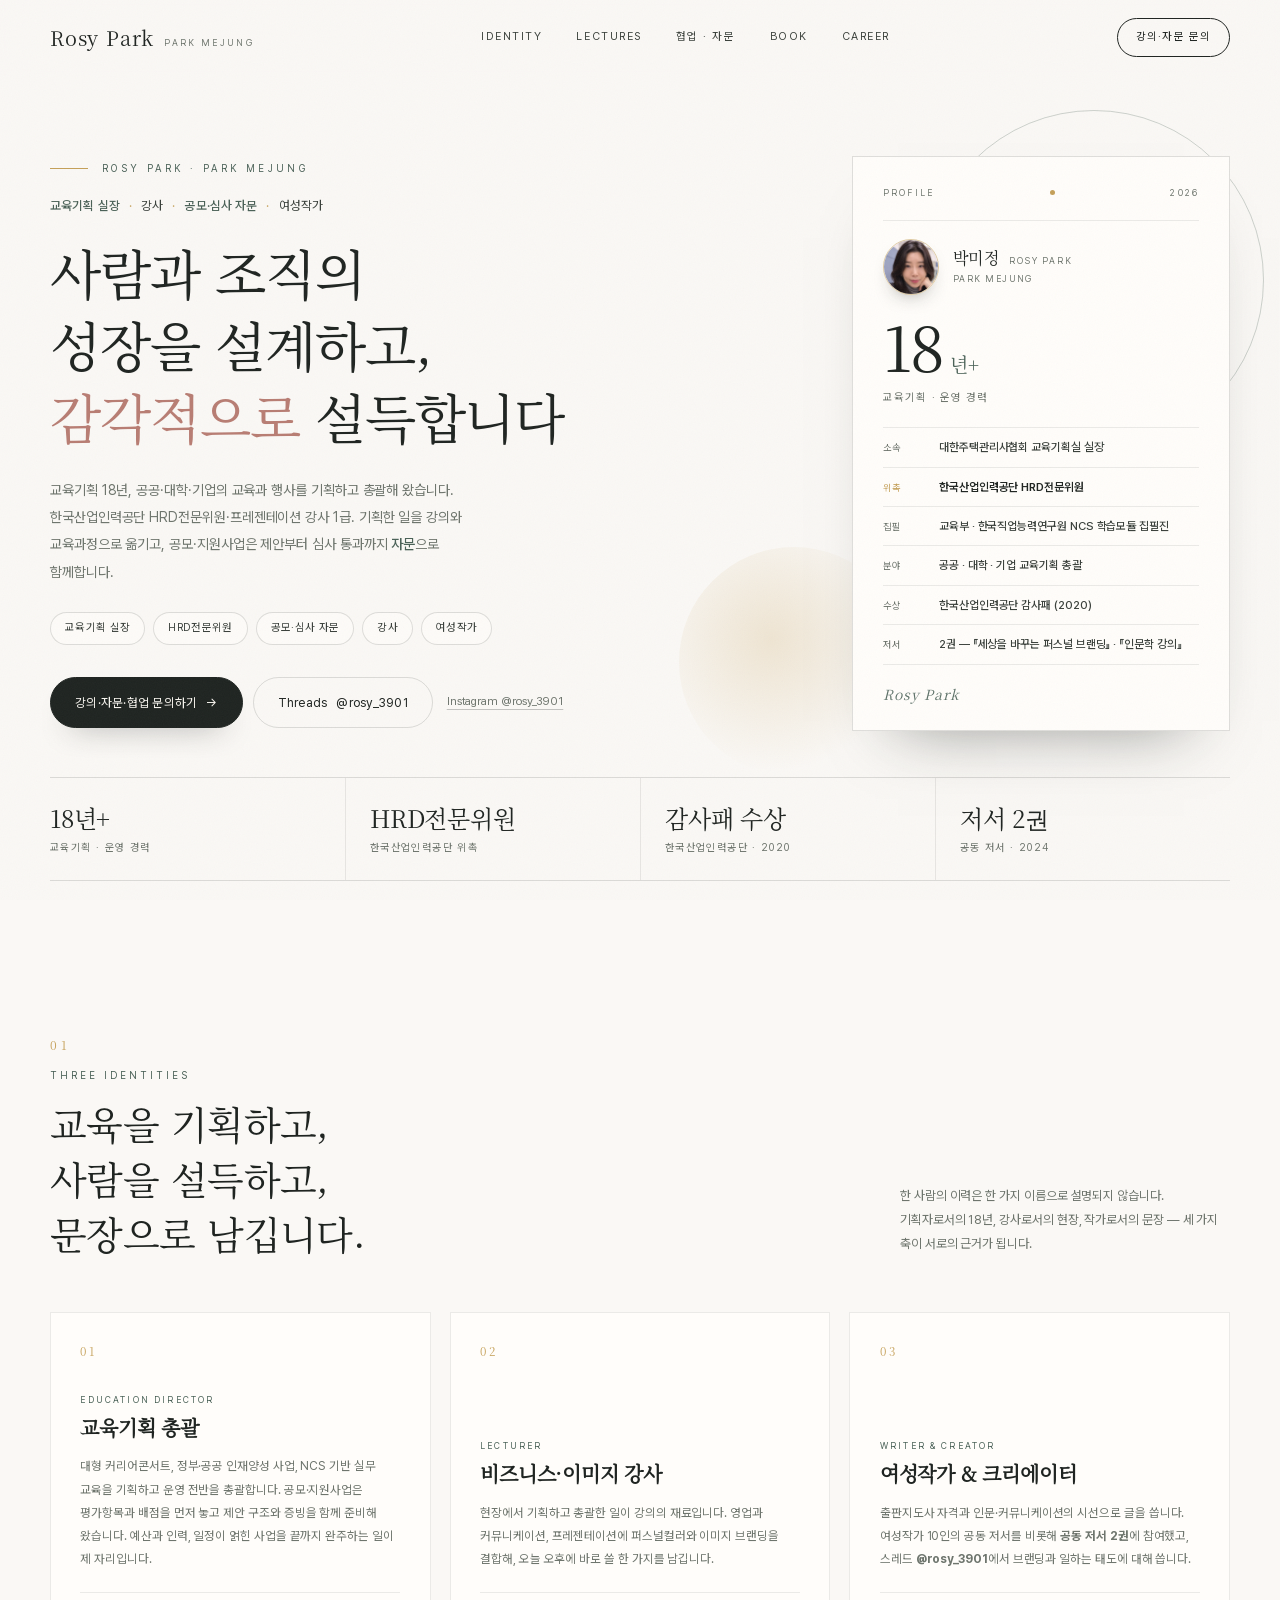
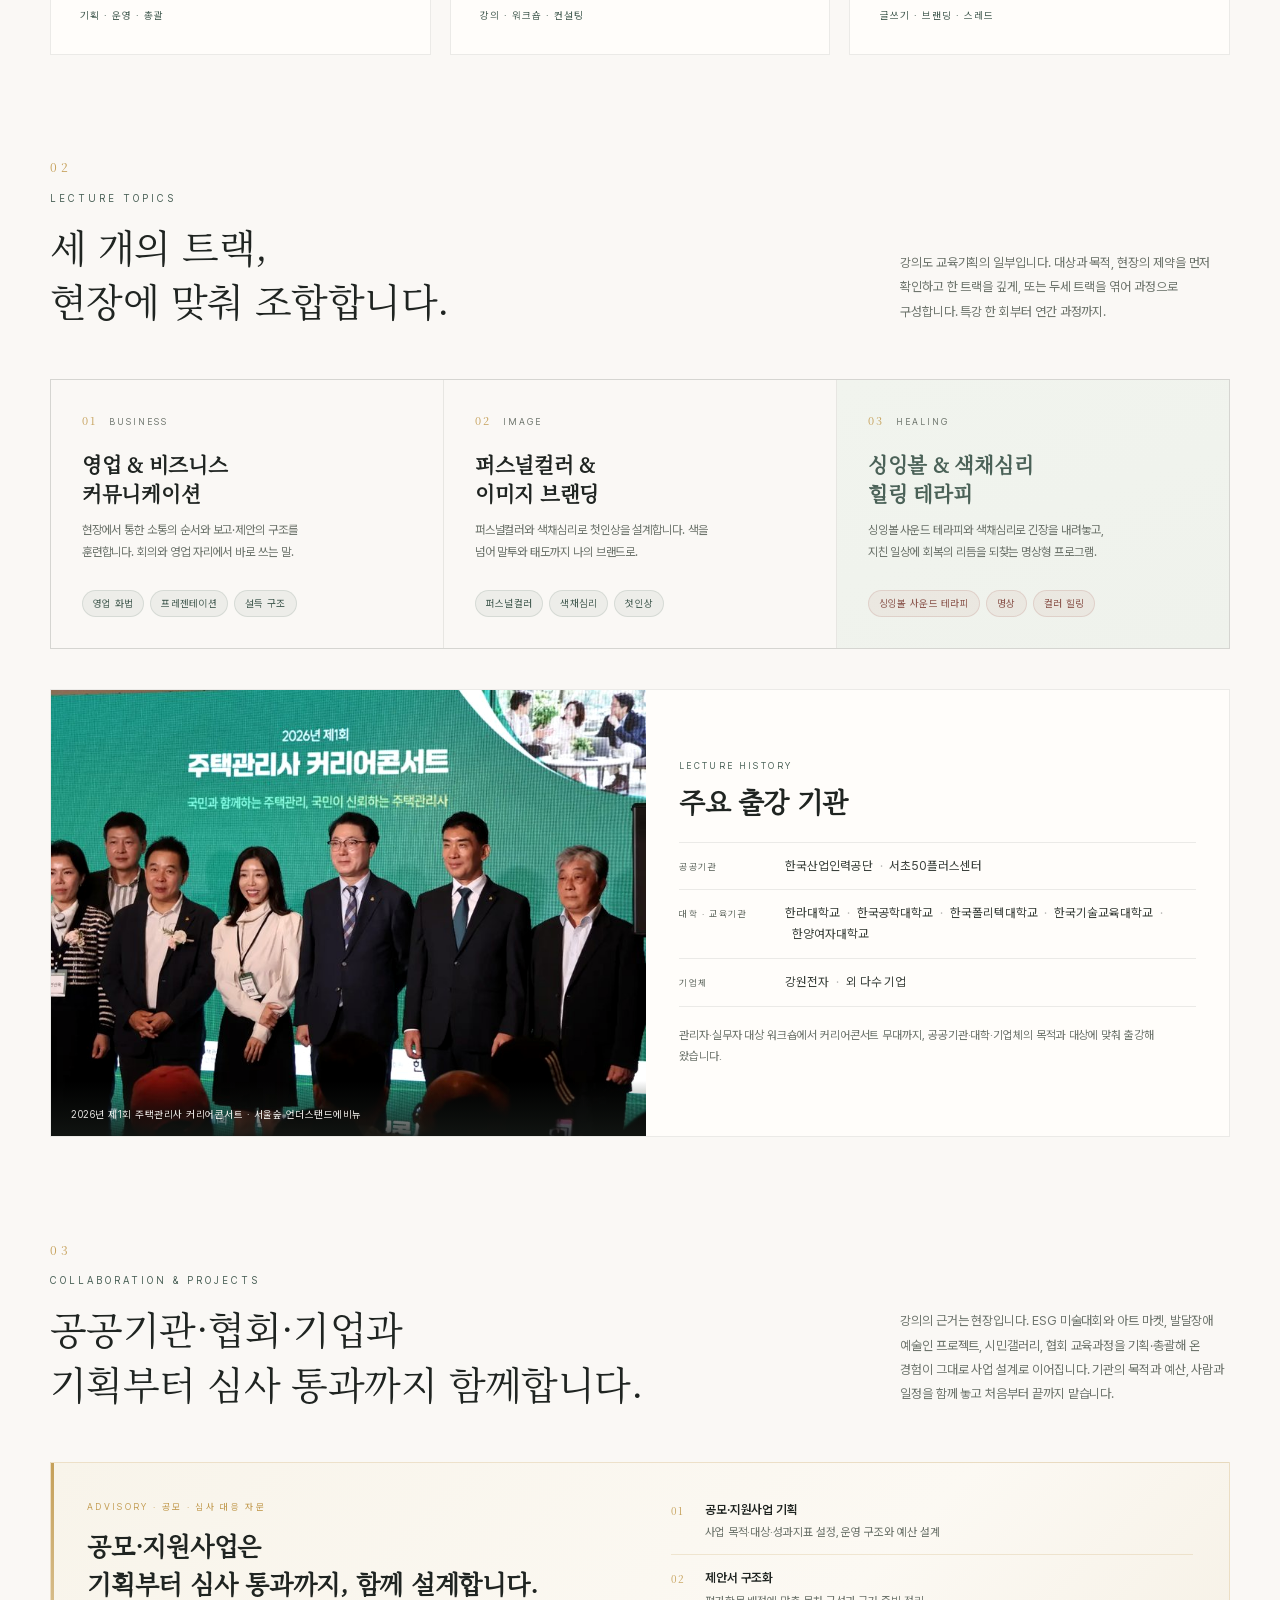
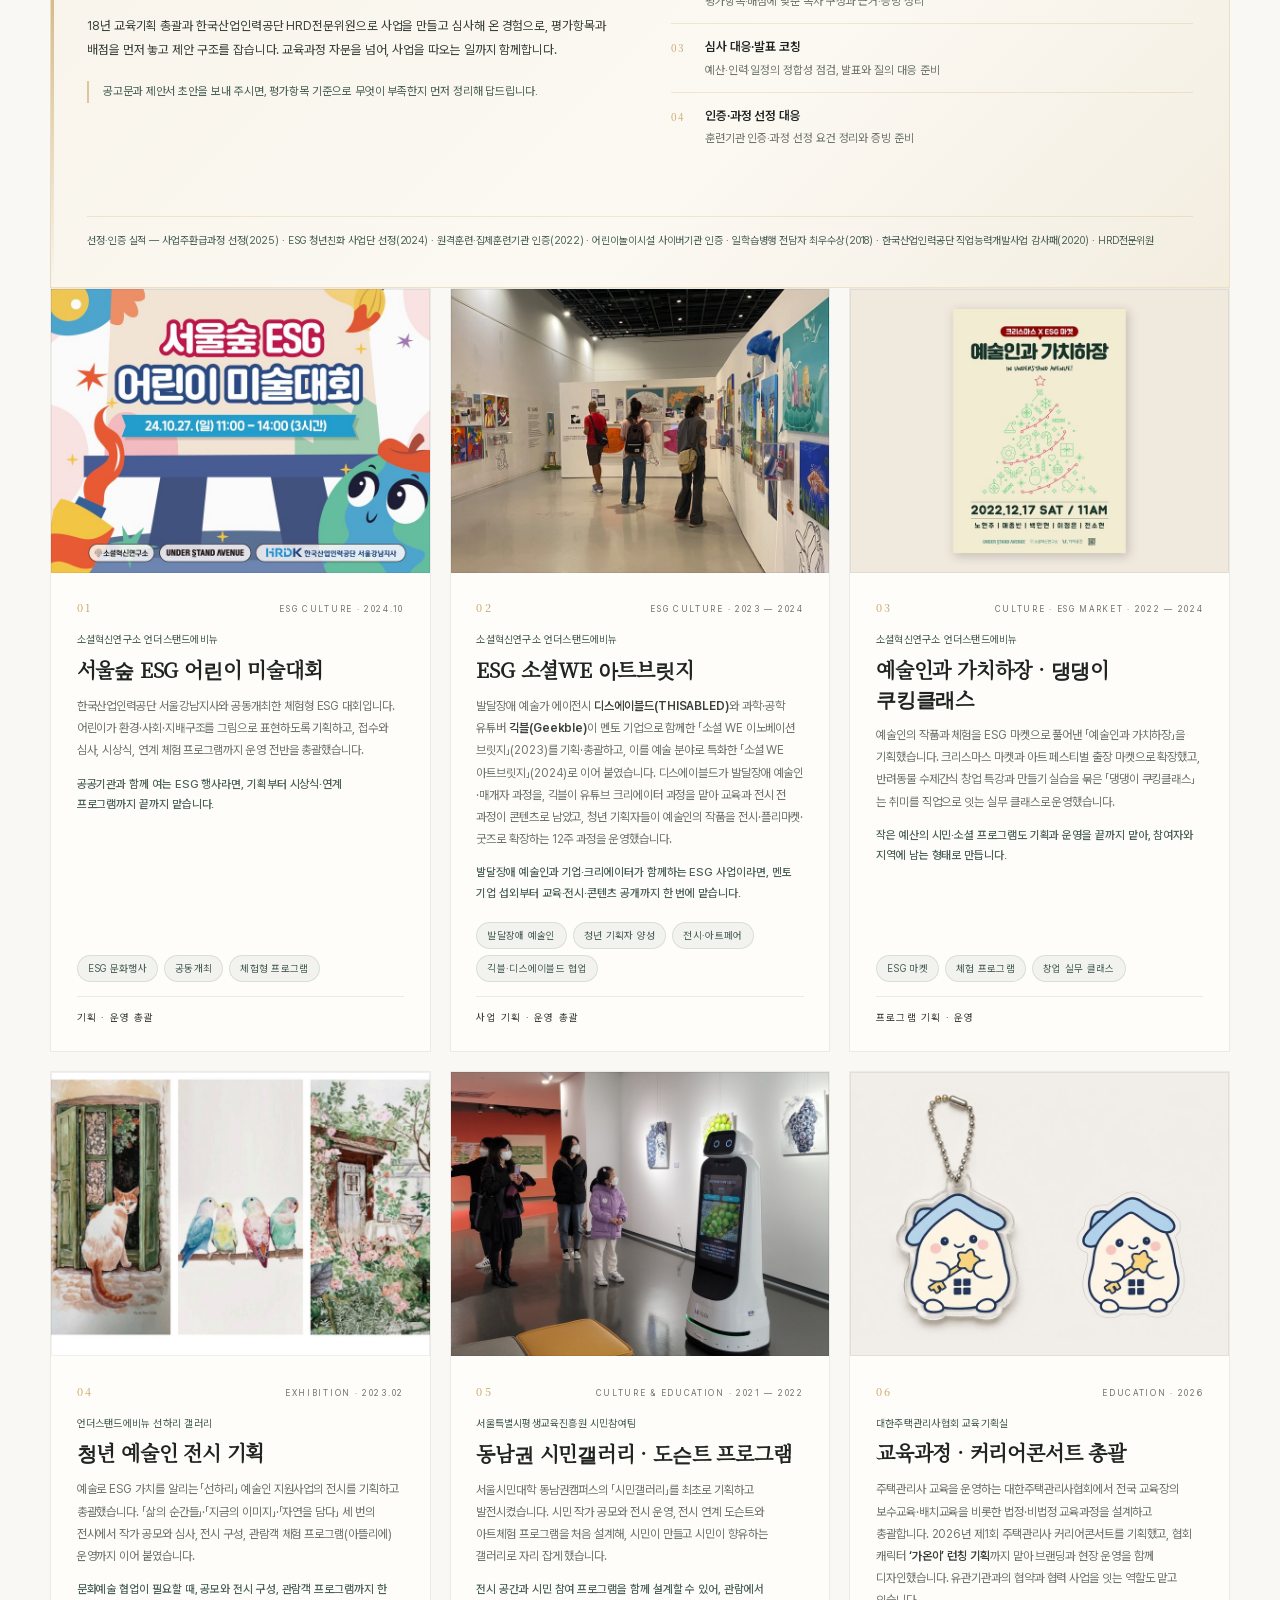
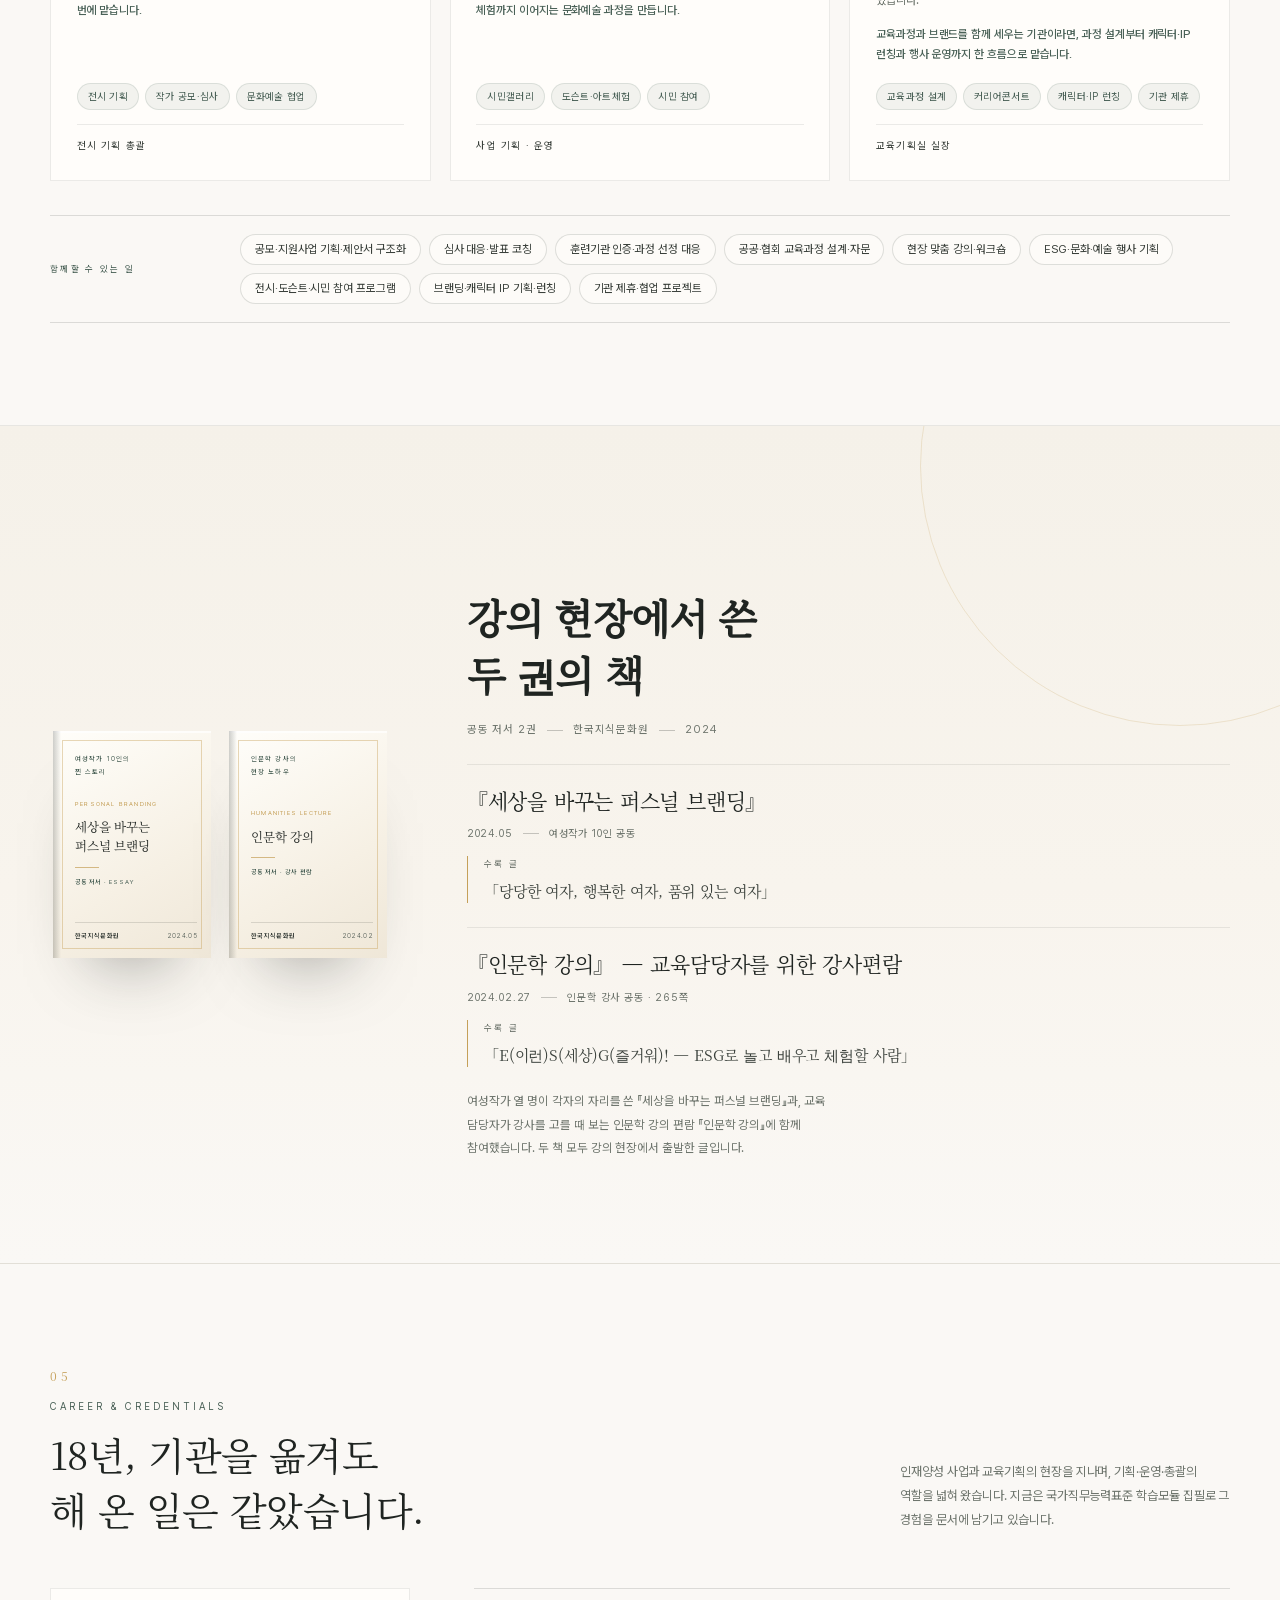
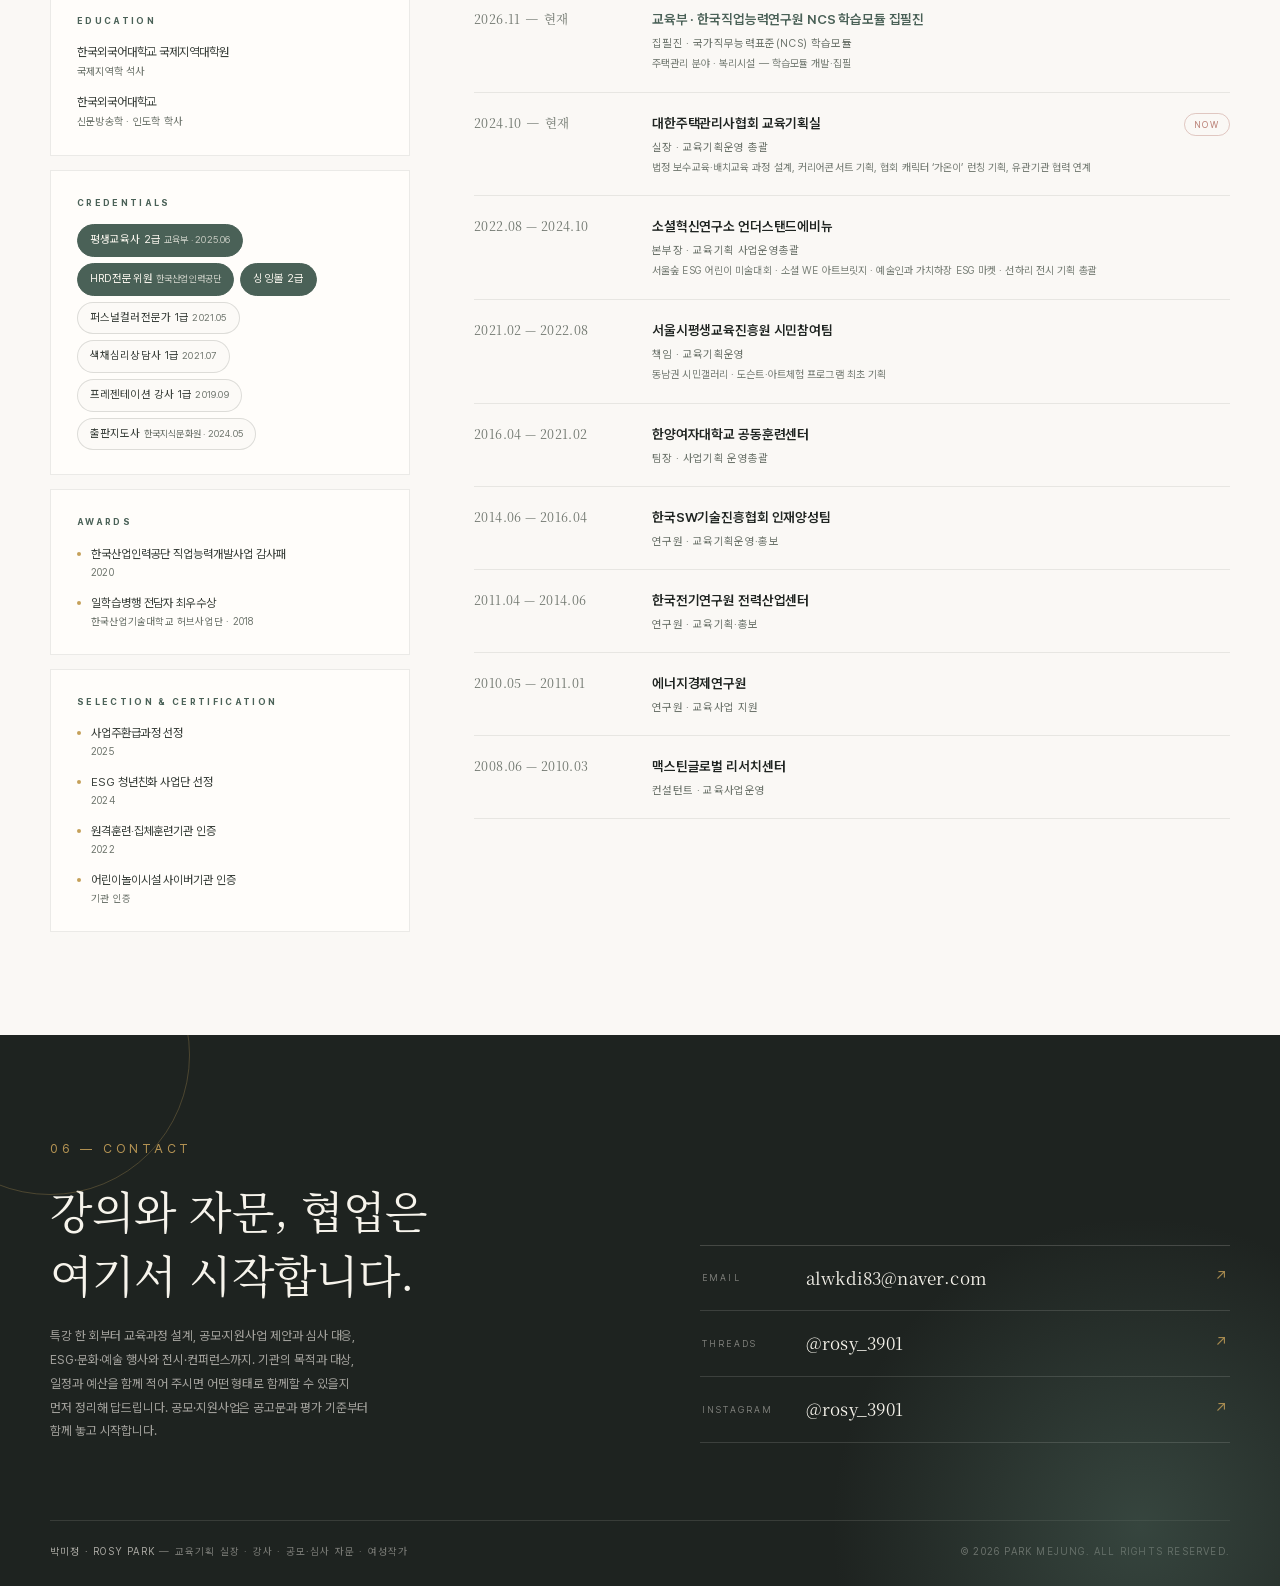
<file: index.html>
<!DOCTYPE html>
<html lang="ko">
<head>
<meta charset="utf-8">
<meta name="viewport" content="width=device-width, initial-scale=1">
<title>박미정 · Rosy Park — 교육기획 실장 · 강사 · 공모·심사 자문 · 여성작가</title>
<meta name="description" content="교육기획 18년, 공모·지원사업 기획과 심사 대응 자문, 한국산업인력공단 HRD전문위원, 교육부·한국직업능력연구원 NCS 학습모듈 집필진·프레젠테이션 강사 1급, 공동 저서 2권. ESG 미술대회·전시·협회 교육과정을 기획·총괄해 온 강사로, 세 트랙의 실전 강의와 공모·과정 자문·프로젝트 협업을 함께합니다.">
<link rel="canonical" href="https://mjpark3901-sketch.github.io/">
<meta property="og:type" content="website">
<meta property="og:site_name" content="박미정 · Rosy Park">
<meta property="og:locale" content="ko_KR">
<meta property="og:url" content="https://mjpark3901-sketch.github.io/">
<meta property="og:title" content="박미정 · Rosy Park — 교육기획 실장 · 강사 · 공모·심사 자문 · 여성작가">
<meta property="og:description" content="교육기획 18년, 공모·지원사업 기획과 심사 대응 자문, 한국산업인력공단 HRD전문위원, 교육부·한국직업능력연구원 NCS 학습모듈 집필진, 공동 저서 2권. ESG 미술대회·전시·협회 교육과정을 기획·총괄해 온 강사가 영업·커뮤니케이션, 퍼스널컬러·이미지 브랜딩, 싱잉볼·색채심리 힐링 테라피 — 세 트랙을 현장에 맞춰 조합하고, 공모사업 제안과 심사 대응까지 함께 설계합니다.">
<meta property="og:image" content="https://mjpark3901-sketch.github.io/assets/career-concert-2026.jpg">
<meta property="og:image:width" content="1200">
<meta property="og:image:height" content="900">
<meta property="og:image:alt" content="2026년 제1회 주택관리사 커리어콘서트 무대">
<meta name="twitter:card" content="summary_large_image">
<meta name="twitter:title" content="박미정 · Rosy Park — 교육기획 실장 · 강사 · 공모·심사 자문 · 여성작가">
<meta name="twitter:description" content="교육기획 18년, 공모·지원사업 기획과 심사 대응 자문, 한국산업인력공단 HRD전문위원, 교육부·한국직업능력연구원 NCS 학습모듈 집필진, 공동 저서 2권. ESG 미술대회·전시·교육과정을 기획·총괄해 온 강사의 세 트랙 실전 강의와 공모·과정 자문.">
<meta name="twitter:image" content="https://mjpark3901-sketch.github.io/assets/career-concert-2026.jpg">
<meta name="theme-color" content="#FAF8F5">
<link rel="stylesheet" href="fonts/fonts.css">
<style>
  :root{
    --ivory:#FAF8F5;
    --paper:#FFFDFA;
    --ink:#1F2421;
    --ink-soft:#3A403B;
    --muted:#6E756D;
    --sage:#4A6157;
    --sage-soft:#E8EDE7;
    --rose:#B87D73;
    --gold:#C5A059;
    --line:rgba(31,36,33,.14);
    --line-soft:rgba(31,36,33,.085);
    --serif:'RosySerif', 'Noto Serif KR', 'Nanum Myeongjo', serif;
    --sans:'Pretendard', -apple-system, BlinkMacSystemFont, 'Apple SD Gothic Neo', 'Malgun Gothic', sans-serif;
    --ease:cubic-bezier(.2,.7,.2,1);
    --wrap:min(1180px, calc(100% - 96px));
  }
  *,*::before,*::after{box-sizing:border-box}
  html{scroll-behavior:smooth;scroll-padding-top:92px;-webkit-text-size-adjust:100%}
  body{margin:0;background:var(--ivory);color:var(--ink);font-family:var(--sans);font-size:15px;line-height:1.7;letter-spacing:-.005em;-webkit-font-smoothing:antialiased;text-rendering:optimizeLegibility;overflow-x:hidden}
  img{max-width:100%;display:block}
  a{color:inherit;text-decoration:none}
  h1,h2,h3,h4,p,ul,ol,li,blockquote,figure{margin:0;padding:0}
  ul,ol{list-style:none}
  ::selection{background:rgba(197,160,89,.28)}
  :focus-visible{outline:2px solid var(--sage);outline-offset:3px}
  .wrap{width:var(--wrap);margin-inline:auto}
  .serif{font-family:var(--serif);font-weight:400}

  /* paper grain */
  .grain{position:fixed;inset:0;z-index:80;pointer-events:none;opacity:.035;
    background-image:url("data:image/svg+xml,%3Csvg xmlns='http://www.w3.org/2000/svg' width='160' height='160'%3E%3Cfilter id='n'%3E%3CfeTurbulence type='fractalNoise' baseFrequency='.85' numOctaves='3'/%3E%3C/filter%3E%3Crect width='160' height='160' filter='url(%23n)'/%3E%3C/svg%3E")}

  /* ---------- header ---------- */
  .site-head{position:fixed;inset:0 0 auto 0;z-index:60;height:76px;display:flex;align-items:center;
    background:rgba(250,248,245,.78);backdrop-filter:blur(16px) saturate(120%);-webkit-backdrop-filter:blur(16px) saturate(120%);
    border-bottom:1px solid transparent;transition:height .4s var(--ease),border-color .4s var(--ease),background .4s var(--ease)}
  .site-head.scrolled{height:66px;border-bottom-color:var(--line);background:rgba(250,248,245,.92)}
  .head-in{display:flex;align-items:center;justify-content:space-between;gap:24px}
  .logo{display:flex;align-items:baseline;gap:10px;font-family:var(--serif);font-size:20px;letter-spacing:.04em;line-height:1}
  .logo b{font-weight:400}
  .logo small{font-family:var(--sans);font-size:9px;letter-spacing:.26em;color:var(--muted);text-transform:uppercase}
  .nav{display:flex;align-items:center;gap:34px}
  .nav a{position:relative;font-size:11px;letter-spacing:.14em;text-transform:uppercase;color:var(--ink-soft);padding:6px 0;transition:color .3s}
  .nav a::after{content:"";position:absolute;left:0;bottom:0;width:0;height:1px;background:var(--sage);transition:width .35s var(--ease)}
  .nav a:hover{color:var(--sage)}
  .nav a:hover::after{width:100%}
  .nav a.active{color:var(--sage)}
  .nav a.active::after{width:100%}
  .head-cta{border:1px solid var(--ink);border-radius:999px;padding:9px 18px;font-size:11px;letter-spacing:.1em;transition:.35s var(--ease)}
  .head-cta:hover{background:var(--ink);color:var(--ivory)}

  /* ---------- hero ---------- */
  .hero{position:relative;padding-top:calc(76px + clamp(46px,6.4vw,80px));padding-bottom:clamp(30px,4vw,52px);overflow:hidden}
  .hero-grid{display:grid;grid-template-columns:minmax(0,1.06fr) minmax(320px,.94fr);gap:clamp(32px,5vw,76px);align-items:center}
  .eyebrow{display:flex;align-items:center;gap:14px;font-size:10px;letter-spacing:.34em;text-transform:uppercase;color:var(--sage)}
  .eyebrow::before{content:"";width:38px;height:1px;background:var(--gold);flex:none}
  .hero-role{margin-top:18px;display:flex;flex-wrap:wrap;align-items:center;gap:6px 9px;font-size:12.5px;letter-spacing:.01em;color:var(--ink-soft)}
  .hero-role i{font-style:normal;color:rgba(197,160,89,.9)}
  .hero-role b{font-weight:500;color:var(--sage)}
  .hero-title{font-family:var(--serif);font-weight:400;font-size:clamp(33px,4.15vw,56px);line-height:1.36;letter-spacing:-.02em;margin-top:20px;word-break:keep-all;text-wrap:balance}
  .hero-title em{font-style:normal;color:var(--rose)}
  .hero-lead{margin-top:24px;max-width:440px;font-size:14px;line-height:1.95;color:var(--muted);word-break:keep-all}
  .hero-lead b{font-weight:500;color:var(--sage)}
  .tags{display:flex;flex-wrap:wrap;gap:8px;margin-top:26px}
  .tag{border:1px solid var(--line);border-radius:999px;padding:6px 14px;font-size:11px;letter-spacing:.03em;color:var(--ink-soft);background:rgba(255,253,250,.55)}
  .actions{display:flex;align-items:center;flex-wrap:wrap;gap:10px;margin-top:32px}
  .btn{display:inline-flex;align-items:center;gap:9px;background:var(--ink);color:#F8F5EF;border:1px solid var(--ink);border-radius:999px;padding:14px 24px;font-size:12.5px;letter-spacing:.02em;transition:.4s var(--ease);box-shadow:0 16px 30px -22px rgba(31,36,33,.85)}
  .btn .arw{display:inline-block;transition:transform .4s var(--ease)}
  .btn:hover{background:var(--sage);border-color:var(--sage)}
  .btn:hover .arw{transform:translateX(4px)}
  .btn-ghost{background:transparent;color:var(--ink);border-color:var(--line);box-shadow:none}
  .btn-ghost:hover{background:rgba(74,97,87,.06);color:var(--sage);border-color:rgba(74,97,87,.4)}
  .btn-ghost:hover .arw{transform:none}
  .mini-link{margin-left:4px;font-size:11.5px;color:var(--muted);text-decoration:underline;text-underline-offset:4px;text-decoration-color:rgba(31,36,33,.25);transition:color .3s}
  .mini-link:hover{color:var(--sage)}

  .hero-figure{position:relative;display:flex;justify-content:flex-end;isolation:isolate}
  .hero-figure::before{content:"";position:absolute;z-index:-1;width:min(340px,92%);aspect-ratio:1;border:1px solid rgba(74,97,87,.26);border-radius:50%;top:-46px;right:-34px}
  .hero-figure::after{content:"";position:absolute;z-index:-1;width:230px;height:230px;left:-26px;bottom:-46px;border-radius:50%;background:radial-gradient(circle at 40% 40%, rgba(197,160,89,.22), rgba(197,160,89,0) 68%)}
  .profile-card{position:relative;width:min(378px,100%);background:var(--paper);border:1px solid var(--line);padding:28px 30px 24px;box-shadow:0 36px 64px -46px rgba(31,36,33,.55)}
  .pc-top{display:flex;align-items:center;justify-content:space-between;font-size:9px;letter-spacing:.24em;text-transform:uppercase;color:var(--muted)}
  .pc-dot{width:5px;height:5px;border-radius:50%;background:var(--gold);display:inline-block;margin-inline:auto}
  .pc-num{display:flex;align-items:baseline;margin-top:22px}
  .pc-big{font-family:var(--serif);font-size:62px;line-height:.95;letter-spacing:-.035em}
  .pc-unit{font-family:var(--serif);font-size:19px;margin-left:7px;color:var(--sage)}
  .pc-cap{margin-top:8px;font-size:11px;letter-spacing:.1em;color:var(--muted)}
  .pc-list{margin-top:20px;border-top:1px solid var(--line-soft)}
  .pc-list li{display:grid;grid-template-columns:44px 1fr;gap:12px;align-items:baseline;padding:10px 0;border-bottom:1px solid var(--line-soft);font-size:11.5px;line-height:1.6}
  .pc-list span{font-size:9.5px;letter-spacing:.14em;color:var(--muted);text-transform:uppercase}
  .pc-list b{font-weight:500;color:var(--ink-soft);word-break:keep-all}
  .pc-list li.pc-hl span{color:var(--gold)}
  .pc-list li.pc-hl b{font-weight:600;color:var(--ink)}
  .pc-sign{margin-top:18px;font-family:var(--serif);font-style:italic;font-size:14px;letter-spacing:.06em;color:var(--sage);opacity:.9}
  .pc-id{display:flex;align-items:center;gap:14px;margin-top:20px;padding-top:18px;border-top:1px solid var(--line-soft)}
  .pc-av{width:56px;height:56px;flex:none;border-radius:50%;object-fit:cover;object-position:center 34%;border:1px solid rgba(197,160,89,.55);box-shadow:0 10px 22px -16px rgba(31,36,33,.9)}
  .pc-name{font-family:var(--serif);font-size:16px;letter-spacing:.02em;line-height:1.25}
  .pc-name span{font-family:var(--sans);font-size:9px;letter-spacing:.2em;text-transform:uppercase;color:var(--muted);margin-left:5px}
  .pc-name-en{margin-top:3px;font-size:9px;letter-spacing:.16em;text-transform:uppercase;color:var(--muted)}

  /* ---------- stats ---------- */
  .stats{display:grid;grid-template-columns:repeat(4,1fr);border-top:1px solid var(--line);border-bottom:1px solid var(--line);margin-top:clamp(28px,4vw,46px)}
  .stat{padding:24px 24px;border-left:1px solid var(--line-soft)}
  .stat:first-child{border-left:0;padding-left:0}
  .stat .k{font-family:var(--serif);font-size:24px;letter-spacing:-.01em;line-height:1.3}
  .stat .v{margin-top:5px;font-size:10.5px;letter-spacing:.13em;color:var(--muted);text-transform:uppercase}

  /* ---------- sections ---------- */
  .sec{padding-block:clamp(62px,8vw,112px)}
  .sec-head{display:grid;grid-template-columns:1fr minmax(250px,330px);gap:36px;align-items:end;margin-bottom:clamp(30px,4vw,52px)}
  .sec-no{font-family:var(--serif);font-size:12px;letter-spacing:.3em;color:var(--gold)}
  .sec-kicker{margin-top:12px;font-size:10px;letter-spacing:.3em;text-transform:uppercase;color:var(--sage)}
  .sec-title{margin-top:12px;font-family:var(--serif);font-weight:400;font-size:clamp(25px,3vw,38px);line-height:1.44;letter-spacing:-.015em;word-break:keep-all;text-wrap:balance}
  .sec-lead{font-size:12.8px;line-height:1.9;color:var(--muted);word-break:keep-all;padding-bottom:4px}
  .rule{height:1px;background:var(--line);border:0;margin:0}

  /* identity */
  .id-grid{display:grid;grid-template-columns:repeat(3,1fr);gap:clamp(12px,1.5vw,20px)}
  .id-card{position:relative;display:flex;flex-direction:column;min-height:296px;background:var(--paper);border:1px solid var(--line-soft);padding:clamp(22px,2.3vw,32px);transition:.5s var(--ease)}
  .id-card::before{content:"";position:absolute;left:0;top:0;height:2px;width:0;background:var(--sage);transition:width .55s var(--ease)}
  .id-card:hover{transform:translateY(-4px);border-color:var(--line);box-shadow:0 30px 54px -44px rgba(31,36,33,.6)}
  .id-card:hover::before{width:100%}
  .id-no{font-family:var(--serif);font-size:11.5px;letter-spacing:.24em;color:var(--gold)}
  .id-en{margin-top:auto;padding-top:30px;font-size:9px;letter-spacing:.24em;text-transform:uppercase;color:var(--sage)}
  .id-title{margin-top:7px;font-family:var(--serif);font-size:20px;line-height:1.42;letter-spacing:-.01em}
  .id-body{margin-top:12px;font-size:12.2px;line-height:1.9;color:var(--muted);word-break:keep-all}
  .id-foot{margin-top:22px;padding-top:14px;border-top:1px solid var(--line-soft);font-size:10px;letter-spacing:.1em;color:var(--sage)}

  /* lectures */
  .lec-grid{display:grid;grid-template-columns:repeat(3,1fr);gap:1px;background:var(--line-soft);border:1px solid var(--line-soft)}
  .lec{position:relative;display:flex;flex-direction:column;min-height:268px;background:var(--ivory);padding:clamp(24px,2.4vw,32px);transition:background .45s var(--ease)}
  .lec::after{content:"↗";position:absolute;right:clamp(22px,2.6vw,34px);top:clamp(20px,2.4vw,30px);font-size:14px;color:var(--sage);opacity:0;transform:translate(-4px,4px);transition:.45s var(--ease)}
  .lec:hover{background:var(--paper)}
  .lec:hover::after{opacity:1;transform:none}
  .lec-top{display:flex;align-items:baseline;gap:12px}
  .lec-no{font-family:var(--serif);font-size:11px;letter-spacing:.2em;color:var(--gold)}
  .lec-tag{font-size:9px;letter-spacing:.22em;text-transform:uppercase;color:var(--muted)}
  .lec-title{margin-top:20px;font-family:var(--serif);font-size:clamp(18px,1.6vw,21px);line-height:1.45;letter-spacing:-.01em;word-break:keep-all;max-width:16ch}
  .lec-desc{margin-top:10px;font-size:12px;line-height:1.85;color:var(--muted);word-break:keep-all;max-width:30ch}
  .lec-chips{display:flex;flex-wrap:wrap;gap:6px;margin-top:auto;padding-top:22px}
  .lec-chips span{font-size:10px;letter-spacing:.03em;color:var(--sage);background:rgba(74,97,87,.07);border:1px solid rgba(74,97,87,.14);border-radius:999px;padding:4px 10px}
  .lec--heal{background:linear-gradient(160deg,#F1F4EE,#EFF2EC)}
  .lec--heal:hover{background:linear-gradient(160deg,#EDF1EA,#E9EFE6)}
  .lec--heal .lec-chips span{background:rgba(184,125,115,.09);border-color:rgba(184,125,115,.22);color:#8E5A51}
  .lec--heal .lec-title{color:var(--sage)}

  /* lecture history */
  .hist{margin-top:clamp(26px,3.2vw,40px);display:grid;grid-template-columns:minmax(0,1.02fr) minmax(0,1fr);border:1px solid var(--line-soft);background:var(--paper)}
  .hist-fig{position:relative;margin:0;overflow:hidden;background:#20251F}
  .hist-fig img{width:100%;height:100%;object-fit:cover;object-position:center 42%;display:block;filter:saturate(.94) contrast(1.02)}
  .hist-fig figcaption{position:absolute;left:0;right:0;bottom:0;padding:26px 20px 14px;font-size:10px;line-height:1.55;letter-spacing:.05em;color:rgba(250,248,245,.9);background:linear-gradient(to top,rgba(20,24,21,.82),rgba(20,24,21,0))}
  .hist-body{padding:clamp(24px,2.6vw,36px);display:flex;flex-direction:column;justify-content:center}
  .hist-kicker{font-size:9px;letter-spacing:.26em;text-transform:uppercase;color:var(--sage)}
  .hist-title{margin-top:10px;font-family:var(--serif);font-size:clamp(21px,2.1vw,27px);line-height:1.42;letter-spacing:-.015em}
  .hist-group{display:grid;grid-template-columns:92px minmax(0,1fr);gap:4px 14px;align-items:baseline;padding:13px 0;border-bottom:1px solid var(--line-soft);margin-top:0}
  .hist-group:first-of-type{margin-top:20px;border-top:1px solid var(--line-soft)}
  .hist-label{font-size:9px;letter-spacing:.18em;text-transform:uppercase;color:var(--muted)}
  .hist-list{display:flex;flex-wrap:wrap;align-items:baseline}
  .hist-list li{font-size:12.2px;line-height:1.7;color:var(--ink-soft);word-break:keep-all}
  .hist-list li + li{margin-left:7px}
  .hist-list li:not(:last-child)::after{content:"·";margin-left:7px;color:rgba(31,36,33,.3)}
  .hist-note{margin-top:18px;font-size:11.5px;line-height:1.9;color:var(--muted);word-break:keep-all}

  /* collaboration & projects */
  .proj-grid{display:grid;grid-template-columns:repeat(3,1fr);gap:clamp(12px,1.5vw,20px)}
  .proj{position:relative;display:flex;flex-direction:column;background:var(--paper);border:1px solid var(--line-soft);transition:.5s var(--ease)}
  .proj:hover{transform:translateY(-4px);border-color:var(--line);box-shadow:0 30px 54px -44px rgba(31,36,33,.6)}
  .proj-fig{position:relative;margin:0;aspect-ratio:4/3;overflow:hidden;background:#EFE9DE}
  .proj-fig img{width:100%;height:100%;object-fit:cover;object-position:center;display:block;transition:transform 1.1s var(--ease)}
  .proj:hover .proj-fig img{transform:scale(1.035)}
  .proj-fig::after{content:"";position:absolute;inset:0;box-shadow:inset 0 0 0 1px rgba(31,36,33,.07);pointer-events:none}
  .proj-body{display:flex;flex-direction:column;flex:1;padding:clamp(20px,2vw,26px)}
  .proj-top{display:flex;align-items:baseline;justify-content:space-between;gap:10px}
  .proj-no{font-family:var(--serif);font-size:11px;letter-spacing:.22em;color:var(--gold)}
  .proj-kind{font-size:8.5px;letter-spacing:.2em;text-transform:uppercase;color:var(--muted);text-align:right}
  .proj-org{margin-top:14px;font-size:10.5px;letter-spacing:.02em;color:var(--sage);word-break:keep-all}
  .proj-title{margin-top:6px;font-family:var(--serif);font-size:clamp(17px,1.6vw,20px);line-height:1.45;letter-spacing:-.01em;word-break:keep-all}
  .proj-desc{margin-top:11px;font-size:12px;line-height:1.85;color:var(--muted);word-break:keep-all}
  .proj-desc b{font-weight:600;color:var(--ink-soft)}
  .proj-why{margin-top:12px;font-size:11.5px;line-height:1.8;color:var(--sage);font-weight:500;word-break:keep-all}
  .proj-tags{display:flex;flex-wrap:wrap;gap:6px;margin-top:auto;padding-top:18px}
  .proj-tags span{font-size:10px;letter-spacing:.03em;color:var(--sage);background:rgba(74,97,87,.07);border:1px solid rgba(74,97,87,.14);border-radius:999px;padding:4px 10px}
  .proj-foot{margin-top:14px;padding-top:12px;border-top:1px solid var(--line-soft);font-size:10px;letter-spacing:.12em;color:var(--ink-soft)}

  /* advisory */
  .advisory{position:relative;display:grid;grid-template-columns:minmax(0,1.02fr) minmax(0,1fr);gap:clamp(24px,4vw,54px);margin-top:clamp(26px,3.2vw,40px);padding:clamp(24px,3vw,36px);background:linear-gradient(135deg,#F8F4EA 0%,#FCF9F3 58%,#F3EDE0 100%);border:1px solid rgba(197,160,89,.26)}
  .advisory::before{content:"";position:absolute;left:0;top:0;bottom:0;width:3px;background:linear-gradient(180deg,var(--gold) 0%,rgba(197,160,89,0) 100%)}
  .adv-kicker{font-size:9px;letter-spacing:.26em;text-transform:uppercase;color:var(--gold)}
  .adv-title{margin-top:12px;font-family:var(--serif);font-size:clamp(19px,2vw,25px);line-height:1.52;letter-spacing:-.01em;word-break:keep-all}
  .adv-lead{margin-top:12px;font-size:12.5px;line-height:1.9;color:var(--ink-soft);word-break:keep-all}
  .adv-list{list-style:none;display:grid;gap:0}
  .adv-list li{display:grid;grid-template-columns:24px 1fr;gap:10px;padding:12px 0;border-top:1px solid rgba(197,160,89,.22)}
  .adv-list li:first-child{border-top:0;padding-top:0}
  .adv-no{font-family:var(--serif);font-size:10px;letter-spacing:.14em;color:var(--gold);padding-top:3px}
  .adv-list b{display:block;font-size:12.5px;font-weight:600;color:var(--ink);word-break:keep-all}
  .adv-list span span{display:block;margin-top:3px;font-size:11.5px;line-height:1.7;color:var(--muted);word-break:keep-all}
  .adv-evidence{grid-column:1/-1;margin-top:4px;padding-top:14px;border-top:1px solid rgba(197,160,89,.22);font-size:10.5px;line-height:1.9;color:var(--sage);word-break:keep-all}
  .adv-note{margin-top:20px;padding-left:14px;border-left:2px solid rgba(197,160,89,.55);font-size:11.5px;line-height:1.85;color:var(--sage);word-break:keep-all}
  .collab-areas{display:grid;grid-template-columns:170px minmax(0,1fr);gap:20px;align-items:center;margin-top:clamp(24px,3vw,34px);padding:18px 0;border-top:1px solid var(--line);border-bottom:1px solid var(--line)}
  .ca-label{font-size:9px;letter-spacing:.26em;text-transform:uppercase;color:var(--sage)}
  .ca-list{display:flex;flex-wrap:wrap;gap:8px}
  .ca-list li{font-size:11.5px;line-height:1.5;color:var(--ink-soft);border:1px solid var(--line);border-radius:999px;padding:6px 14px;background:rgba(255,253,250,.6);word-break:keep-all}

  /* book */
  .book-band{position:relative;background:linear-gradient(180deg,#F5F1E9 0%,#F8F4ED 55%,#FAF8F5 100%);border-top:1px solid var(--line-soft);border-bottom:1px solid var(--line-soft);overflow:hidden}
  .book-band::after{content:"";position:absolute;width:520px;height:520px;right:-160px;top:-220px;border-radius:50%;border:1px solid rgba(197,160,89,.22);pointer-events:none}
  .book-grid{display:grid;grid-template-columns:minmax(0,340px) minmax(0,1fr);gap:clamp(40px,6vw,84px);align-items:center}
  .book-cover{position:relative;width:min(320px,100%);aspect-ratio:3/4.15;display:flex;flex-direction:column;justify-content:space-between;padding:34px 26px 28px 38px;
    background:linear-gradient(150deg,#FFFEFA 0%,#F6F0E4 62%,#EFE7D8 100%);
    box-shadow:0 44px 70px -48px rgba(31,36,33,.62), 0 2px 0 rgba(255,255,255,.7) inset}
  .book-cover::before{content:"";position:absolute;left:0;top:0;bottom:0;width:12px;background:linear-gradient(90deg,rgba(31,36,33,.22),rgba(31,36,33,0));}
  .book-cover::after{content:"";position:absolute;inset:14px;border:1px solid rgba(197,160,89,.42);pointer-events:none}
  .bc-top{position:relative;font-size:8.5px;letter-spacing:.26em;color:var(--sage);text-transform:uppercase;line-height:1.8}
  .bc-mid{position:relative;margin-block:auto;display:flex;flex-direction:column}
  .bc-en{font-size:8px;letter-spacing:.32em;text-transform:uppercase;color:var(--gold)}
  .bc-title{position:relative;font-family:var(--serif);font-size:clamp(23px,2.4vw,28px);line-height:1.52;letter-spacing:-.02em;word-break:keep-all;margin-top:14px}
  .bc-rule{width:44px;height:1px;background:rgba(197,160,89,.7);margin-top:22px}
  .bc-tag{margin-top:14px;font-size:8.5px;letter-spacing:.24em;text-transform:uppercase;color:var(--sage)}
  .bc-bottom{position:relative;margin-top:24px;padding-top:14px;border-top:1px solid rgba(31,36,33,.14);display:flex;justify-content:space-between;align-items:baseline;font-size:9px;letter-spacing:.14em;color:var(--muted);text-transform:uppercase}
  .bc-bottom b{font-weight:500;color:var(--ink-soft)}
  .book-shelf{display:flex;align-items:flex-end;justify-content:center;gap:clamp(10px,1.6vw,18px)}
  .book-shelf .book-cover{width:min(158px,48%);aspect-ratio:3/4.3;padding:22px 14px 16px 22px}
  .book-shelf .book-cover::before{width:8px}
  .book-shelf .book-cover::after{inset:9px}
  .book-shelf .bc-top{font-size:6.6px;letter-spacing:.17em;line-height:1.9}
  .book-shelf .bc-en{font-size:6px;letter-spacing:.2em}
  .book-shelf .bc-title{font-size:12.5px;line-height:1.5;margin-top:9px}
  .book-shelf .bc-rule{width:24px;margin-top:11px}
  .book-shelf .bc-tag{font-size:6.2px;letter-spacing:.13em;margin-top:9px}
  .book-shelf .bc-bottom{font-size:6.4px;letter-spacing:.05em;margin-top:14px;padding-top:8px}
  .book-copy .sec-kicker{margin-top:9px}
  .book-item{margin-top:24px;padding-top:20px;border-top:1px solid var(--line-soft)}
  .book-item h3{font-family:var(--serif);font-weight:400;font-size:clamp(16px,1.75vw,21px);line-height:1.5;letter-spacing:-.01em;word-break:keep-all}
  .book-item .book-meta{margin-top:9px;font-size:10.5px}
  .book-item .essay{margin-top:13px;padding-left:16px}
  .book-item .essay p{font-size:clamp(13px,1.35vw,15px)}
  .book-title{margin-top:14px;font-family:var(--serif);font-size:clamp(26px,3.2vw,40px);line-height:1.42;letter-spacing:-.02em;word-break:keep-all}
  .book-meta{margin-top:18px;display:flex;flex-wrap:wrap;align-items:center;gap:10px;font-size:11px;letter-spacing:.08em;color:var(--muted)}
  .book-meta .sep{width:16px;height:1px;background:rgba(31,36,33,.24)}
  .essay{margin-top:30px;padding-left:20px;border-left:1px solid var(--gold)}
  .essay span{display:block;font-size:9px;letter-spacing:.26em;text-transform:uppercase;color:var(--muted)}
  .essay p{margin-top:8px;font-family:var(--serif);font-size:clamp(16px,1.8vw,20px);line-height:1.6;color:var(--ink-soft);word-break:keep-all}
  .book-note{margin-top:22px;font-size:12.2px;line-height:1.95;color:var(--muted);max-width:46ch;word-break:keep-all}

  /* career */
  .career-grid{display:grid;grid-template-columns:minmax(0,360px) minmax(0,1fr);gap:clamp(32px,5vw,72px);align-items:start}
  .side-stack{display:flex;flex-direction:column;gap:14px;position:sticky;top:96px}
  .panel{background:var(--paper);border:1px solid var(--line-soft);padding:24px 26px}
  .panel h3{font-size:9px;letter-spacing:.26em;text-transform:uppercase;color:var(--sage)}
  .edu{margin-top:14px;display:flex;flex-direction:column;gap:10px}
  .edu li{font-size:12px;line-height:1.75;color:var(--ink-soft);word-break:keep-all}
  .edu li small{display:block;font-size:10.5px;color:var(--muted);letter-spacing:.02em}
  .chips{display:flex;flex-wrap:wrap;gap:6px;margin-top:14px}
  .chip{font-size:11px;letter-spacing:.01em;color:var(--ink-soft);border:1px solid var(--line);border-radius:999px;padding:6px 12px;background:rgba(250,248,245,.6);word-break:keep-all}
  .chip small{color:var(--muted);font-size:9.5px;letter-spacing:.02em}
  .chip--key{background:var(--sage);border-color:var(--sage);color:#F7F4EC}
  .chip--key small{color:rgba(247,244,236,.72)}
  .awards{margin-top:14px;display:flex;flex-direction:column;gap:12px}
  .awards li{position:relative;padding-left:14px;font-size:11.8px;line-height:1.7;color:var(--ink-soft);word-break:keep-all}
  .awards li::before{content:"";position:absolute;left:0;top:8px;width:4px;height:4px;background:var(--gold);border-radius:50%}
  .awards li small{display:block;color:var(--muted);font-size:10px;letter-spacing:.02em}

  .timeline{border-top:1px solid var(--line)}
  .timeline li{display:grid;grid-template-columns:158px minmax(0,1fr) auto;gap:20px;align-items:baseline;padding:20px 0 19px;border-bottom:1px solid var(--line-soft);transition:background .4s var(--ease)}
  .timeline li:hover{background:rgba(255,253,250,.9)}
  .tl-when{font-family:var(--serif);font-size:12.5px;letter-spacing:.03em;color:var(--muted);white-space:nowrap}
  .tl-org{display:block;font-size:13.5px;line-height:1.55;color:var(--ink);word-break:keep-all}
  .tl-org b{font-weight:600;letter-spacing:-.01em}
  .tl-role{display:block;margin-top:5px;font-size:11px;letter-spacing:.03em;color:var(--muted)}
  .tl-note{display:block;margin-top:4px;font-size:10.5px;line-height:1.6;letter-spacing:.01em;color:rgba(110,117,109,.92);word-break:keep-all}
  .tl-now{font-size:9px;letter-spacing:.2em;text-transform:uppercase;color:var(--rose);border:1px solid rgba(184,125,115,.4);border-radius:999px;padding:3px 9px}
  .timeline li:first-child .tl-org b{color:var(--sage)}

  /* contact */
  .contact{position:relative;background:#1E2320;color:#F2EEE6;overflow:hidden;padding-top:clamp(64px,8vw,104px)}
  .contact::before{content:"";position:absolute;width:640px;height:640px;right:-180px;bottom:-260px;border-radius:50%;background:radial-gradient(circle,rgba(74,97,87,.55),rgba(74,97,87,0) 68%);pointer-events:none}
  .contact::after{content:"";position:absolute;width:280px;height:280px;left:-90px;top:-120px;border-radius:50%;border:1px solid rgba(197,160,89,.28);pointer-events:none}
  .contact-grid{position:relative;display:grid;grid-template-columns:1.05fr .95fr;gap:clamp(36px,5vw,72px);align-items:end}
  .contact .sec-kicker{color:rgba(197,160,89,.9);margin-top:0}
  .contact h2{margin-top:18px;font-family:var(--serif);font-weight:400;font-size:clamp(28px,3.6vw,44px);line-height:1.45;letter-spacing:-.02em;word-break:keep-all;color:#F7F4EC}
  .contact p{margin-top:18px;max-width:40ch;font-size:12.5px;line-height:1.9;color:rgba(242,238,230,.62);word-break:keep-all}
  .contact-links{display:flex;flex-direction:column;gap:0;border-top:1px solid rgba(242,238,230,.18)}
  .cl{display:flex;align-items:center;justify-content:space-between;gap:16px;padding:18px 2px;border-bottom:1px solid rgba(242,238,230,.14);transition:.4s var(--ease)}
  .cl .lbl{font-size:9px;letter-spacing:.24em;text-transform:uppercase;color:rgba(242,238,230,.45);width:88px;flex:none}
  .cl .val{flex:1;font-family:var(--serif);font-size:clamp(14px,1.5vw,17px);color:#F7F4EC;letter-spacing:.01em;word-break:break-all}
  .cl .arw{color:rgba(197,160,89,.8);transition:transform .4s var(--ease)}
  .cl:hover{background:rgba(250,248,245,.04)}
  .cl:hover .arw{transform:translate(3px,-3px)}
  .cl:hover .val{color:#fff}
  .foot{margin-top:clamp(48px,6vw,80px);border-top:1px solid rgba(242,238,230,.12);padding:22px 0 26px;display:flex;justify-content:space-between;align-items:center;gap:16px;flex-wrap:wrap;font-size:10px;letter-spacing:.12em;text-transform:uppercase;color:rgba(242,238,230,.42)}
  .foot b{font-weight:400;color:rgba(242,238,230,.65)}

  /* reveal */
  [data-rv]{opacity:0;transform:translateY(20px);transition:opacity 1s var(--ease),transform 1s var(--ease);transition-delay:var(--d,0s)}
  [data-rv].in{opacity:1;transform:none}

  @media (max-width:1024px){
    :root{--wrap:min(1180px, calc(100% - 64px))}
    .id-grid{grid-template-columns:1fr 1fr}
    .proj-grid{grid-template-columns:1fr 1fr}
    .lec{min-height:0}
    .career-grid{grid-template-columns:1fr}
    .advisory{grid-template-columns:1fr;gap:20px}
    .side-stack{position:static;flex-direction:row;flex-wrap:wrap}
    .side-stack .panel{flex:1 1 260px}
  }
  @media (max-width:900px){
    .nav{display:none}
    .hero-grid{grid-template-columns:1fr;gap:34px}
    .hero-figure{justify-content:flex-start}
    .hero-figure::before,.hero-figure::after{display:none}
    .profile-card{width:min(460px,100%)}
    .book-grid{grid-template-columns:1fr;gap:36px}
    .book-copy{order:-1}
    .book-band::after{display:none}
    .contact-grid{grid-template-columns:1fr;align-items:start}
    .lec-grid{grid-template-columns:1fr}
    .hist{grid-template-columns:1fr}
    .hist-fig{aspect-ratio:4/3}
  }
  @media (max-width:760px){
    :root{--wrap:calc(100% - 40px)}
    body{font-size:14.5px}
    .site-head{height:64px}
    .logo{font-size:17px}
    .logo small{display:none}
    .hero{padding-top:calc(64px + 34px)}
    .hero-title{font-size:clamp(27px,7.4vw,34px);line-height:1.42}
    .hero-lead{font-size:13px;margin-top:18px}
    .tags{margin-top:20px;gap:6px}
    .tag{font-size:10.5px;padding:5px 11px}
    .actions{margin-top:26px}
    .btn{padding:13px 20px;font-size:12px}
    .mini-link{display:none}
    .pc-big{font-size:52px}
    .profile-card{padding:24px 22px 20px}
    .stats{grid-template-columns:1fr;border-bottom:0}
    .stat{border-left:0;border-bottom:1px solid var(--line-soft);padding:16px 0;display:flex;align-items:baseline;justify-content:space-between;gap:12px}
    .stat .k{font-size:21px}
    .stat .v{margin-top:0;text-align:right}
    .sec-head{grid-template-columns:1fr;gap:16px;align-items:start}
    .id-grid{grid-template-columns:1fr}
    .id-card{min-height:0}
    .proj-grid{grid-template-columns:1fr}
    .collab-areas{grid-template-columns:1fr;gap:10px}
    .id-en{padding-top:24px}
    .lec-grid{grid-template-columns:1fr}
    .lec{min-height:0}
    .hist-group{grid-template-columns:1fr;gap:6px}
    .hist-label{padding-top:2px}
    .hist-list{display:grid;grid-template-columns:1fr 1fr;gap:2px 12px}
    .hist-list li + li{margin-left:0}
    .hist-list li:not(:last-child)::after{content:none}
    .timeline li{grid-template-columns:1fr auto;gap:6px 12px;padding:16px 0}
    .tl-when{grid-column:1 / -1;font-size:11.5px;color:var(--sage)}
    .tl-now{grid-column:2;grid-row:2;align-self:start}
    .side-stack{flex-direction:column}
    .side-stack .panel{flex:0 0 auto}
    .contact{padding-top:56px}
    .cl{padding:15px 0;flex-wrap:wrap}
    .cl .lbl{width:100%;margin-bottom:6px}
    .foot{flex-direction:column;align-items:flex-start;gap:8px}
  }
  @media (prefers-reduced-motion:reduce){
    html{scroll-behavior:auto}
    [data-rv]{opacity:1;transform:none;transition:none}
    *{animation-duration:.001ms !important;transition-duration:.001ms !important}
  }
  @media print{
    [data-rv]{opacity:1 !important;transform:none !important}
    .site-head,.grain{display:none}
    .sec{padding-block:34px}
  }
</style>
</head>
<body>
<div class="grain" aria-hidden="true"></div>

<header class="site-head" id="head">
  <div class="wrap head-in">
    <a class="logo" href="#top"><b>Rosy Park</b><small>Park Mejung</small></a>
    <nav class="nav" aria-label="주요 섹션">
      <a href="#identity">Identity</a>
      <a href="#lectures">Lectures</a>
      <a href="#collaboration">협업 · 자문</a>
      <a href="#book">Book</a>
      <a href="#career">Career</a>
    </nav>
    <a class="head-cta" href="#contact">강의·자문 문의</a>
  </div>
</header>

<main id="top">

  <!-- HERO -->
  <section class="hero">
    <div class="wrap">
      <div class="hero-grid">
        <div class="hero-copy">
          <p class="eyebrow" data-rv>ROSY PARK · PARK MEJUNG</p>
          <p class="hero-role" data-rv style="--d:.04s"><b>교육기획 실장</b><i>·</i>강사<i>·</i><b>공모·심사 자문</b><i>·</i>여성작가</p>
          <h1 class="hero-title" data-rv style="--d:.08s">사람과 조직의 성장을 설계하고,<br><em>감각적으로</em> 설득합니다</h1>
          <p class="hero-lead" data-rv style="--d:.16s">교육기획 18년, 공공·대학·기업의 교육과 행사를 기획하고 총괄해 왔습니다. 한국산업인력공단 HRD전문위원·프레젠테이션 강사 1급. 기획한 일을 강의와 교육과정으로 옮기고, 공모·지원사업은 제안부터 심사 통과까지 <b>자문</b>으로 함께합니다.</p>
          <ul class="tags" data-rv style="--d:.22s">
            <li class="tag">교육기획 실장</li>
            <li class="tag">HRD전문위원</li>
            <li class="tag">공모·심사 자문</li>
            <li class="tag">강사</li>
            <li class="tag">여성작가</li>
          </ul>
          <div class="actions" data-rv style="--d:.28s">
            <a class="btn" href="mailto:alwkdi83@naver.com">강의·자문·협업 문의하기 <span class="arw">→</span></a>
            <a class="btn btn-ghost" href="https://www.threads.net/@rosy_3901" target="_blank" rel="noopener">Threads <span class="arw">@rosy_3901</span></a>
            <a class="mini-link" href="https://www.instagram.com/rosy_3901/" target="_blank" rel="noopener">Instagram @rosy_3901</a>
          </div>
        </div>

        <div class="hero-figure" data-rv style="--d:.2s">
          <aside class="profile-card" aria-label="프로필 요약">
            <div class="pc-top"><span>Profile</span><span class="pc-dot" aria-hidden="true"></span><span>2026</span></div>
            <div class="pc-id">
              <img class="pc-av" src="assets/rosy-portrait.jpg" width="56" height="56" alt="박미정 프로필 사진">
              <div>
                <p class="pc-name">박미정 <span>Rosy Park</span></p>
                <p class="pc-name-en">Park Mejung</p>
              </div>
            </div>
            <div class="pc-num"><span class="pc-big">18</span><span class="pc-unit">년+</span></div>
            <p class="pc-cap">교육기획 · 운영 경력</p>
            <ul class="pc-list">
              <li><span>소속</span><b>대한주택관리사협회 교육기획실 실장</b></li>
              <li class="pc-hl"><span>위촉</span><b>한국산업인력공단 HRD전문위원</b></li>
              <li><span>집필</span><b>교육부 · 한국직업능력연구원 NCS 학습모듈 집필진</b></li>
              <li><span>분야</span><b>공공 · 대학 · 기업 교육기획 총괄</b></li>
              <li><span>수상</span><b>한국산업인력공단 감사패 (2020)</b></li>
              <li><span>저서</span><b>2권 — 『세상을 바꾸는 퍼스널 브랜딩』 · 『인문학 강의』</b></li>
            </ul>
            <p class="pc-sign">Rosy Park</p>
          </aside>
        </div>
      </div>

      <div class="stats" data-rv style="--d:.34s">
        <div class="stat"><p class="k">18년+</p><p class="v">교육기획 · 운영 경력</p></div>
        <div class="stat"><p class="k">HRD전문위원</p><p class="v">한국산업인력공단 위촉</p></div>
        <div class="stat"><p class="k">감사패 수상</p><p class="v">한국산업인력공단 · 2020</p></div>
        <div class="stat"><p class="k">저서 2권</p><p class="v">공동 저서 · 2024</p></div>
      </div>
    </div>
  </section>

  <!-- IDENTITY -->
  <section class="sec" id="identity">
    <div class="wrap">
      <div class="sec-head">
        <div data-rv>
          <p class="sec-no">01</p>
          <p class="sec-kicker">Three Identities</p>
          <h2 class="sec-title">교육을 기획하고,<br>사람을 설득하고,<br>문장으로 남깁니다.</h2>
        </div>
        <p class="sec-lead" data-rv style="--d:.1s">한 사람의 이력은 한 가지 이름으로 설명되지 않습니다. 기획자로서의 18년, 강사로서의 현장, 작가로서의 문장 — 세 가지 축이 서로의 근거가 됩니다.</p>
      </div>

      <div class="id-grid">
        <article class="id-card" data-rv>
          <p class="id-no">01</p>
          <p class="id-en">Education Director</p>
          <h3 class="id-title">교육기획 총괄</h3>
          <p class="id-body">대형 커리어콘서트, 정부·공공 인재양성 사업, NCS 기반 실무 교육을 기획하고 운영 전반을 총괄합니다. 공모·지원사업은 평가항목과 배점을 먼저 놓고 제안 구조와 증빙을 함께 준비해 왔습니다. 예산과 인력, 일정이 얽힌 사업을 끝까지 완주하는 일이 제 자리입니다.</p>
          <p class="id-foot">기획 · 운영 · 총괄</p>
        </article>
        <article class="id-card" data-rv style="--d:.08s">
          <p class="id-no">02</p>
          <p class="id-en">Lecturer</p>
          <h3 class="id-title">비즈니스·이미지 강사</h3>
          <p class="id-body">현장에서 기획하고 총괄한 일이 강의의 재료입니다. 영업과 커뮤니케이션, 프레젠테이션에 퍼스널컬러와 이미지 브랜딩을 결합해, 오늘 오후에 바로 쓸 한 가지를 남깁니다.</p>
          <p class="id-foot">강의 · 워크숍 · 컨설팅</p>
        </article>
        <article class="id-card" data-rv style="--d:.16s">
          <p class="id-no">03</p>
          <p class="id-en">Writer &amp; Creator</p>
          <h3 class="id-title">여성작가 &amp; 크리에이터</h3>
          <p class="id-body">출판지도사 자격과 인문·커뮤니케이션의 시선으로 글을 씁니다. 여성작가 10인의 공동 저서를 비롯해 <b>공동 저서 2권</b>에 참여했고, 스레드 <b>@rosy_3901</b>에서 브랜딩과 일하는 태도에 대해 씁니다.</p>
          <p class="id-foot">글쓰기 · 브랜딩 · 스레드</p>
        </article>
      </div>
    </div>
  </section>

  <!-- LECTURES -->
  <section class="sec" id="lectures" style="padding-top:0">
    <div class="wrap">
      <div class="sec-head">
        <div data-rv>
          <p class="sec-no">02</p>
          <p class="sec-kicker">Lecture Topics</p>
          <h2 class="sec-title">세 개의 트랙,<br>현장에 맞춰 조합합니다.</h2>
        </div>
        <p class="sec-lead" data-rv style="--d:.1s">강의도 교육기획의 일부입니다. 대상과 목적, 현장의 제약을 먼저 확인하고 한 트랙을 깊게, 또는 두세 트랙을 엮어 과정으로 구성합니다. 특강 한 회부터 연간 과정까지.</p>
      </div>

      <div class="lec-grid">
        <article class="lec" data-rv>
          <div class="lec-top"><span class="lec-no">01</span><span class="lec-tag">Business</span></div>
          <h3 class="lec-title">영업 &amp; 비즈니스<br>커뮤니케이션</h3>
          <p class="lec-desc">현장에서 통한 소통의 순서와 보고·제안의 구조를 훈련합니다. 회의와 영업 자리에서 바로 쓰는 말.</p>
          <div class="lec-chips"><span>영업 화법</span><span>프레젠테이션</span><span>설득 구조</span></div>
        </article>
        <article class="lec" data-rv style="--d:.06s">
          <div class="lec-top"><span class="lec-no">02</span><span class="lec-tag">Image</span></div>
          <h3 class="lec-title">퍼스널컬러 &amp;<br>이미지 브랜딩</h3>
          <p class="lec-desc">퍼스널컬러와 색채심리로 첫인상을 설계합니다. 색을 넘어 말투와 태도까지 나의 브랜드로.</p>
          <div class="lec-chips"><span>퍼스널컬러</span><span>색채심리</span><span>첫인상</span></div>
        </article>
        <article class="lec lec--heal" data-rv style="--d:.12s">
          <div class="lec-top"><span class="lec-no">03</span><span class="lec-tag">Healing</span></div>
          <h3 class="lec-title">싱잉볼 &amp; 색채심리<br>힐링 테라피</h3>
          <p class="lec-desc">싱잉볼 사운드 테라피와 색채심리로 긴장을 내려놓고, 지친 일상에 회복의 리듬을 되찾는 명상형 프로그램.</p>
          <div class="lec-chips"><span>싱잉볼 사운드 테라피</span><span>명상</span><span>컬러 힐링</span></div>
        </article>
      </div>

      <div class="hist" id="history" data-rv>
        <figure class="hist-fig">
          <img src="assets/career-concert-2026.jpg?v=3" srcset="assets/career-concert-2026-800.jpg?v=3 800w, assets/career-concert-2026.jpg?v=3 1200w" sizes="(max-width:900px) 100vw, 50vw" width="1200" height="900" loading="lazy" decoding="async" alt="2026년 제1회 주택관리사 커리어콘서트 무대에 오른 박미정과 협회 관계자">
          <figcaption>2026년 제1회 주택관리사 커리어콘서트 · 서울숲 언더스탠드에비뉴</figcaption>
        </figure>
        <div class="hist-body">
          <p class="hist-kicker">Lecture History</p>
          <h3 class="hist-title">주요 출강 기관</h3>
          <div class="hist-group">
            <p class="hist-label">공공기관</p>
            <ul class="hist-list">
              <li>한국산업인력공단</li>
              <li>서초50플러스센터</li>
            </ul>
          </div>
          <div class="hist-group">
            <p class="hist-label">대학 · 교육기관</p>
            <ul class="hist-list">
              <li>한라대학교</li>
              <li>한국공학대학교</li>
              <li>한국폴리텍대학교</li>
              <li>한국기술교육대학교</li>
              <li>한양여자대학교</li>
            </ul>
          </div>
          <div class="hist-group">
            <p class="hist-label">기업체</p>
            <ul class="hist-list">
              <li>강원전자</li>
              <li>외 다수 기업</li>
            </ul>
          </div>
          <p class="hist-note">관리자·실무자 대상 워크숍에서 커리어콘서트 무대까지, 공공기관·대학·기업체의 목적과 대상에 맞춰 출강해 왔습니다.</p>
        </div>
      </div>
    </div>
  </section>

  <!-- COLLABORATION & PROJECTS -->
  <section class="sec" id="collaboration" style="padding-top:0">
    <div class="wrap">
      <div class="sec-head">
        <div data-rv>
          <p class="sec-no">03</p>
          <p class="sec-kicker">Collaboration &amp; Projects</p>
          <h2 class="sec-title">공공기관·협회·기업과<br>기획부터 심사 통과까지 함께합니다.</h2>
        </div>
        <p class="sec-lead" data-rv style="--d:.1s">강의의 근거는 현장입니다. ESG 미술대회와 아트 마켓, 발달장애 예술인 프로젝트, 시민갤러리, 협회 교육과정을 기획·총괄해 온 경험이 그대로 사업 설계로 이어집니다. 기관의 목적과 예산, 사람과 일정을 함께 놓고 처음부터 끝까지 맡습니다.</p>
      </div>

      <div class="advisory" data-rv>
        <div class="adv-copy">
          <p class="adv-kicker">Advisory · 공모 · 심사 대응 자문</p>
          <h3 class="adv-title">공모·지원사업은<br>기획부터 심사 통과까지, 함께 설계합니다.</h3>
          <p class="adv-lead">18년 교육기획 총괄과 한국산업인력공단 HRD전문위원으로 사업을 만들고 심사해 온 경험으로, 평가항목과 배점을 먼저 놓고 제안 구조를 잡습니다. 교육과정 자문을 넘어, 사업을 따오는 일까지 함께합니다.</p>
          <p class="adv-note">공고문과 제안서 초안을 보내 주시면, 평가항목 기준으로 무엇이 부족한지 먼저 정리해 답드립니다.</p>
        </div>
        <ol class="adv-list">
          <li><span class="adv-no">01</span><span><b>공모·지원사업 기획</b><span>사업 목적·대상·성과지표 설정, 운영 구조와 예산 설계</span></span></li>
          <li><span class="adv-no">02</span><span><b>제안서 구조화</b><span>평가항목·배점에 맞춘 목차 구성과 근거·증빙 정리</span></span></li>
          <li><span class="adv-no">03</span><span><b>심사 대응·발표 코칭</b><span>예산·인력·일정의 정합성 점검, 발표와 질의 대응 준비</span></span></li>
          <li><span class="adv-no">04</span><span><b>인증·과정 선정 대응</b><span>훈련기관 인증·과정 선정 요건 정리와 증빙 준비</span></span></li>
        </ol>
        <p class="adv-evidence">선정·인증 실적 — 사업주환급과정 선정(2025) · ESG 청년친화 사업단 선정(2024) · 원격훈련·집체훈련기관 인증(2022) · 어린이놀이시설 사이버기관 인증 · 일학습병행 전담자 최우수상(2018) · 한국산업인력공단 직업능력개발사업 감사패(2020) · HRD전문위원</p>
      </div>

      <div class="proj-grid">
        <article class="proj" data-rv>
          <figure class="proj-fig">
            <img src="assets/project-esg-art.jpg" srcset="assets/project-esg-art-800.jpg 800w, assets/project-esg-art.jpg 1200w" sizes="(max-width:760px) 100vw, (max-width:1024px) 50vw, 33vw" width="1200" height="900" loading="lazy" decoding="async" alt="서울숲 ESG 어린이 미술대회 포스터 — 2024년 10월 27일 언더스탠드에비뉴 아트스탠드">
          </figure>
          <div class="proj-body">
            <div class="proj-top"><p class="proj-no">01</p><p class="proj-kind">ESG Culture · 2024.10</p></div>
            <p class="proj-org">소셜혁신연구소 언더스탠드에비뉴</p>
            <h3 class="proj-title">서울숲 ESG 어린이 미술대회</h3>
            <p class="proj-desc">한국산업인력공단 서울강남지사와 공동개최한 체험형 ESG 대회입니다. 어린이가 환경·사회·지배구조를 그림으로 표현하도록 기획하고, 접수와 심사, 시상식, 연계 체험 프로그램까지 운영 전반을 총괄했습니다.</p>
            <p class="proj-why">공공기관과 함께 여는 ESG 행사라면, 기획부터 시상식·연계 프로그램까지 끝까지 맡습니다.</p>
            <div class="proj-tags"><span>ESG 문화행사</span><span>공동개최</span><span>체험형 프로그램</span></div>
            <p class="proj-foot">기획 · 운영 총괄</p>
          </div>
        </article>

        <article class="proj" data-rv style="--d:.04s">
          <figure class="proj-fig">
            <img src="assets/project-artbridge.jpg" srcset="assets/project-artbridge-800.jpg 800w, assets/project-artbridge.jpg 864w" sizes="(max-width:760px) 100vw, (max-width:1024px) 50vw, 33vw" width="864" height="648" loading="lazy" decoding="async" alt="「소셜 WE 아트브릿지」 1기 수료 전시회 — 2024년 9월 언더스탠드에비뉴 아트스탠드에 발달장애 예술인 작품이 걸린 전시장(사진 제공: 소셜혁신연구소)">
          </figure>
          <div class="proj-body">
            <div class="proj-top"><p class="proj-no">02</p><p class="proj-kind">ESG Culture · 2023 — 2024</p></div>
            <p class="proj-org">소셜혁신연구소 언더스탠드에비뉴</p>
            <h3 class="proj-title">ESG 소셜WE 아트브릿지</h3>
            <p class="proj-desc">발달장애 예술가 에이전시 <b>디스에이블드(THISABLED)</b>와 과학·공학 유튜버 <b>긱블(Geekble)</b>이 멘토 기업으로 함께한 「소셜 WE 이노베이션 브릿지」(2023)를 기획·총괄하고, 이를 예술 분야로 특화한 「소셜 WE 아트브릿지」(2024)로 이어 붙였습니다. 디스에이블드가 발달장애 예술인·매개자 과정을, 긱블이 유튜브 크리에이터 과정을 맡아 교육과 전시 전 과정이 콘텐츠로 남았고, 청년 기획자들이 예술인의 작품을 전시·플리마켓·굿즈로 확장하는 12주 과정을 운영했습니다.</p>
            <p class="proj-why">발달장애 예술인과 기업·크리에이터가 함께하는 ESG 사업이라면, 멘토 기업 섭외부터 교육·전시·콘텐츠 공개까지 한 번에 맡습니다.</p>
            <div class="proj-tags"><span>발달장애 예술인</span><span>청년 기획자 양성</span><span>전시·아트페어</span><span>긱블·디스에이블드 협업</span></div>
            <p class="proj-foot">사업 기획 · 운영 총괄</p>
          </div>
        </article>

        <article class="proj" data-rv style="--d:.08s">
          <figure class="proj-fig">
            <img src="assets/project-gachihajang.jpg" srcset="assets/project-gachihajang-800.jpg 800w, assets/project-gachihajang.jpg 1200w" sizes="(max-width:760px) 100vw, (max-width:1024px) 50vw, 33vw" width="1200" height="900" loading="lazy" decoding="async" alt="「예술인과 가치하장」 ESG 마켓 포스터 — 언더스탠드에비뉴 공식 홈페이지">
          </figure>
          <div class="proj-body">
            <div class="proj-top"><p class="proj-no">03</p><p class="proj-kind">Culture · ESG Market · 2022 — 2024</p></div>
            <p class="proj-org">소셜혁신연구소 언더스탠드에비뉴</p>
            <h3 class="proj-title">예술인과 가치하장 · 댕댕이 쿠킹클래스</h3>
            <p class="proj-desc">예술인의 작품과 체험을 ESG 마켓으로 풀어낸 「예술인과 가치하장」을 기획했습니다. 크리스마스 마켓과 아트 페스티벌 출장 마켓으로 확장했고, 반려동물 수제간식 창업 특강과 만들기 실습을 묶은 「댕댕이 쿠킹클래스」는 취미를 직업으로 잇는 실무 클래스로 운영했습니다.</p>
            <p class="proj-why">작은 예산의 시민·소셜 프로그램도 기획과 운영을 끝까지 맡아, 참여자와 지역에 남는 형태로 만듭니다.</p>
            <div class="proj-tags"><span>ESG 마켓</span><span>체험 프로그램</span><span>창업 실무 클래스</span></div>
            <p class="proj-foot">프로그램 기획 · 운영</p>
          </div>
        </article>

        <article class="proj" data-rv style="--d:.12s">
          <figure class="proj-fig">
            <img src="assets/project-seonhari.jpg" srcset="assets/project-seonhari-800.jpg 800w, assets/project-seonhari.jpg 1200w" sizes="(max-width:760px) 100vw, (max-width:1024px) 50vw, 33vw" width="1200" height="900" loading="lazy" decoding="async" alt="선하리 아뜰리에 전시 「자연을 담다」 참여 작품 — 고양이, 앵무새, 정원을 그린 세 점의 그림">
          </figure>
          <div class="proj-body">
            <div class="proj-top"><p class="proj-no">04</p><p class="proj-kind">Exhibition · 2023.02</p></div>
            <p class="proj-org">언더스탠드에비뉴 선하리 갤러리</p>
            <h3 class="proj-title">청년 예술인 전시 기획</h3>
            <p class="proj-desc">예술로 ESG 가치를 알리는 「선하리」 예술인 지원사업의 전시를 기획하고 총괄했습니다. 「삶의 순간들」·「지금의 이미지」·「자연을 담다」 세 번의 전시에서 작가 공모와 심사, 전시 구성, 관람객 체험 프로그램(아뜰리에) 운영까지 이어 붙였습니다.</p>
            <p class="proj-why">문화예술 협업이 필요할 때, 공모와 전시 구성, 관람객 프로그램까지 한 번에 맡습니다.</p>
            <div class="proj-tags"><span>전시 기획</span><span>작가 공모·심사</span><span>문화예술 협업</span></div>
            <p class="proj-foot">전시 기획 총괄</p>
          </div>
        </article>

        <article class="proj" data-rv style="--d:.16s">
          <figure class="proj-fig">
            <img src="assets/project-citizen-gallery.jpg" srcset="assets/project-citizen-gallery-800.jpg 800w, assets/project-citizen-gallery.jpg 1200w" sizes="(max-width:760px) 100vw, (max-width:1024px) 50vw, 33vw" width="1200" height="900" loading="lazy" decoding="async" alt="서울시민대학 동남권캠퍼스 시민갤러리에서 전시 해설(도슨트)을 맡은 안내 로봇 클로이 — 서울특별시평생교육진흥원 웹진">
          </figure>
          <div class="proj-body">
            <div class="proj-top"><p class="proj-no">05</p><p class="proj-kind">Culture &amp; Education · 2021 — 2022</p></div>
            <p class="proj-org">서울특별시평생교육진흥원 시민참여팀</p>
            <h3 class="proj-title">동남권 시민갤러리 · 도슨트 프로그램</h3>
            <p class="proj-desc">서울시민대학 동남권캠퍼스의 「시민갤러리」를 최초로 기획하고 발전시켰습니다. 시민 작가 공모와 전시 운영, 전시 연계 도슨트와 아트체험 프로그램을 처음 설계해, 시민이 만들고 시민이 향유하는 갤러리로 자리 잡게 했습니다.</p>
            <p class="proj-why">전시 공간과 시민 참여 프로그램을 함께 설계할 수 있어, 관람에서 체험까지 이어지는 문화예술 과정을 만듭니다.</p>
            <div class="proj-tags"><span>시민갤러리</span><span>도슨트·아트체험</span><span>시민 참여</span></div>
            <p class="proj-foot">사업 기획 · 운영</p>
          </div>
        </article>

        <article class="proj" data-rv style="--d:.2s">
          <figure class="proj-fig">
            <img src="assets/project-gaon.jpg" srcset="assets/project-gaon-800.jpg 800w, assets/project-gaon.jpg 1200w" sizes="(max-width:760px) 100vw, (max-width:1024px) 50vw, 33vw" width="1200" height="900" loading="lazy" decoding="async" alt="대한주택관리사협회 공식 캐릭터 가온이 키링과 캐릭터 디자인">
          </figure>
          <div class="proj-body">
            <div class="proj-top"><p class="proj-no">06</p><p class="proj-kind">Education · 2026</p></div>
            <p class="proj-org">대한주택관리사협회 교육기획실</p>
            <h3 class="proj-title">교육과정 · 커리어콘서트 총괄</h3>
            <p class="proj-desc">주택관리사 교육을 운영하는 대한주택관리사협회에서 전국 교육장의 보수교육·배치교육을 비롯한 법정·비법정 교육과정을 설계하고 총괄합니다. 2026년 제1회 주택관리사 커리어콘서트를 기획했고, 협회 캐릭터 <b>‘가온이’ 런칭 기획</b>까지 맡아 브랜딩과 현장 운영을 함께 디자인했습니다. 유관기관과의 협약과 협력 사업을 잇는 역할도 맡고 있습니다.</p>
            <p class="proj-why">교육과정과 브랜드를 함께 세우는 기관이라면, 과정 설계부터 캐릭터·IP 런칭과 행사 운영까지 한 흐름으로 맡습니다.</p>
            <div class="proj-tags"><span>교육과정 설계</span><span>커리어콘서트</span><span>캐릭터·IP 런칭</span><span>기관 제휴</span></div>
            <p class="proj-foot">교육기획실 실장</p>
          </div>
        </article>
      </div>

      <div class="collab-areas" data-rv>
        <p class="ca-label">함께할 수 있는 일</p>
        <ul class="ca-list">
          <li>공모·지원사업 기획·제안서 구조화</li>
          <li>심사 대응·발표 코칭</li>
          <li>훈련기관 인증·과정 선정 대응</li>
          <li>공공·협회 교육과정 설계·자문</li>
          <li>현장 맞춤 강의·워크숍</li>
          <li>ESG·문화·예술 행사 기획</li>
          <li>전시·도슨트·시민 참여 프로그램</li>
          <li>브랜딩·캐릭터 IP 기획·런칭</li>
          <li>기관 제휴·협업 프로젝트</li>
        </ul>
      </div>
    </div>
  </section>

  <!-- BOOK -->
  <section class="sec book-band" id="book">
    <div class="wrap">
      <div class="book-grid">
        <div class="book-shelf" data-rv>
          <figure class="book-cover">
            <p class="bc-top">여성작가 10인의<br>찐 스토리</p>
            <div class="bc-mid">
              <span class="bc-en">Personal Branding</span>
              <p class="bc-title">세상을 바꾸는<br>퍼스널 브랜딩</p>
              <span class="bc-rule" aria-hidden="true"></span>
              <span class="bc-tag">공동 저서 · Essay</span>
            </div>
            <div class="bc-bottom"><b>한국지식문화원</b><span>2024.05</span></div>
          </figure>
          <figure class="book-cover" data-rv style="--d:.06s">
            <p class="bc-top">인문학 강사의<br>현장 노하우</p>
            <div class="bc-mid">
              <span class="bc-en">Humanities Lecture</span>
              <p class="bc-title">인문학 강의</p>
              <span class="bc-rule" aria-hidden="true"></span>
              <span class="bc-tag">공동 저서 · 강사 편람</span>
            </div>
            <div class="bc-bottom"><b>한국지식문화원</b><span>2024.02</span></div>
          </figure>
        </div>
        <div class="book-copy">
          <p class="sec-no" data-rv>04</p>
          <p class="sec-kicker" data-rv style="--d:.05s">Author · 공동 저자 · 저서 2권</p>
          <h2 class="book-title" data-rv style="--d:.1s">강의 현장에서 쓴<br>두 권의 책</h2>
          <p class="book-meta" data-rv style="--d:.14s"><span>공동 저서 2권</span><i class="sep" aria-hidden="true"></i><span>한국지식문화원</span><i class="sep" aria-hidden="true"></i><span>2024</span></p>

          <div class="book-item" data-rv style="--d:.18s">
            <h3>『세상을 바꾸는 퍼스널 브랜딩』</h3>
            <p class="book-meta"><span>2024.05</span><i class="sep" aria-hidden="true"></i><span>여성작가 10인 공동</span></p>
            <div class="essay">
              <span>수록 글</span>
              <p>「당당한 여자, 행복한 여자, 품위 있는 여자」</p>
            </div>
          </div>

          <div class="book-item" data-rv style="--d:.22s">
            <h3>『인문학 강의』 — 교육담당자를 위한 강사편람</h3>
            <p class="book-meta"><span>2024.02.27</span><i class="sep" aria-hidden="true"></i><span>인문학 강사 공동 · 265쪽</span></p>
            <div class="essay">
              <span>수록 글</span>
              <p>「E(이런)S(세상)G(즐거워)! — ESG로 놀고 배우고 체험할 사람」</p>
            </div>
          </div>

          <p class="book-note" data-rv style="--d:.26s">여성작가 열 명이 각자의 자리를 쓴 『세상을 바꾸는 퍼스널 브랜딩』과, 교육 담당자가 강사를 고를 때 보는 인문학 강의 편람 『인문학 강의』에 함께 참여했습니다. 두 책 모두 강의 현장에서 출발한 글입니다.</p>
        </div>
      </div>
    </div>
  </section>

  <!-- CAREER -->
  <section class="sec" id="career">
    <div class="wrap">
      <div class="sec-head">
        <div data-rv>
          <p class="sec-no">05</p>
          <p class="sec-kicker">Career &amp; Credentials</p>
          <h2 class="sec-title">18년, 기관을 옮겨도<br>해 온 일은 같았습니다.</h2>
        </div>
        <p class="sec-lead" data-rv style="--d:.1s">인재양성 사업과 교육기획의 현장을 지나며, 기획·운영·총괄의 역할을 넓혀 왔습니다. 지금은 국가직무능력표준 학습모듈 집필로 그 경험을 문서에 남기고 있습니다.</p>
      </div>

      <div class="career-grid">
        <div class="side-stack">
          <div class="panel" data-rv>
            <h3>Education</h3>
            <ul class="edu">
              <li>한국외국어대학교 국제지역대학원<small>국제지역학 석사</small></li>
              <li>한국외국어대학교<small>신문방송학 · 인도학 학사</small></li>
            </ul>
          </div>
          <div class="panel" data-rv style="--d:.06s">
            <h3>Credentials</h3>
            <div class="chips">
              <span class="chip chip--key">평생교육사 2급 <small>교육부 · 2025.06</small></span>
              <span class="chip chip--key">HRD전문위원 <small>한국산업인력공단</small></span>
              <span class="chip chip--key">싱잉볼 2급</span>
              <span class="chip">퍼스널컬러전문가 1급 <small>2021.05</small></span>
              <span class="chip">색채심리상담사 1급 <small>2021.07</small></span>
              <span class="chip">프레젠테이션 강사 1급 <small>2019.09</small></span>
              <span class="chip">출판지도사 <small>한국지식문화원 · 2024.05</small></span>
            </div>
          </div>
          <div class="panel" data-rv style="--d:.12s">
            <h3>Awards</h3>
            <ul class="awards">
              <li>한국산업인력공단 직업능력개발사업 감사패<small>2020</small></li>
              <li>일학습병행 전담자 최우수상<small>한국산업기술대학교 허브사업단 · 2018</small></li>
            </ul>
          </div>
          <div class="panel" data-rv style="--d:.18s">
            <h3>Selection &amp; Certification</h3>
            <ul class="awards">
              <li>사업주환급과정 선정<small>2025</small></li>
              <li>ESG 청년친화 사업단 선정<small>2024</small></li>
              <li>원격훈련·집체훈련기관 인증<small>2022</small></li>
              <li>어린이놀이시설 사이버기관 인증<small>기관 인증</small></li>
            </ul>
          </div>
        </div>

        <ol class="timeline">
          <li data-rv>
            <span class="tl-when">2026.11 — 현재</span>
            <span class="tl-org"><b>교육부 · 한국직업능력연구원 NCS 학습모듈 집필진</b><span class="tl-role">집필진 · 국가직무능력표준(NCS) 학습모듈</span><span class="tl-note">주택관리 분야 · 복리시설 — 학습모듈 개발·집필</span></span>
          </li>
          <li data-rv style="--d:.04s">
            <span class="tl-when">2024.10 — 현재</span>
            <span class="tl-org"><b>대한주택관리사협회 교육기획실</b><span class="tl-role">실장 · 교육기획운영 총괄</span><span class="tl-note">법정 보수교육·배치교육 과정 설계, 커리어콘서트 기획, 협회 캐릭터 ‘가온이’ 런칭 기획, 유관기관 협력 연계</span></span>
            <span class="tl-now">Now</span>
          </li>
          <li data-rv style="--d:.04s">
            <span class="tl-when">2022.08 — 2024.10</span>
            <span class="tl-org"><b>소셜혁신연구소 언더스탠드에비뉴</b><span class="tl-role">본부장 · 교육기획 사업운영총괄</span><span class="tl-note">서울숲 ESG 어린이 미술대회 · 소셜 WE 아트브릿지 · 예술인과 가치하장 ESG 마켓 · 선하리 전시 기획 총괄</span></span>
          </li>
          <li data-rv style="--d:.08s">
            <span class="tl-when">2021.02 — 2022.08</span>
            <span class="tl-org"><b>서울시평생교육진흥원 시민참여팀</b><span class="tl-role">책임 · 교육기획운영</span><span class="tl-note">동남권 시민갤러리 · 도슨트·아트체험 프로그램 최초 기획</span></span>
          </li>
          <li data-rv style="--d:.12s">
            <span class="tl-when">2016.04 — 2021.02</span>
            <span class="tl-org"><b>한양여자대학교 공동훈련센터</b><span class="tl-role">팀장 · 사업기획 운영총괄</span></span>
          </li>
          <li data-rv style="--d:.16s">
            <span class="tl-when">2014.06 — 2016.04</span>
            <span class="tl-org"><b>한국SW기술진흥협회 인재양성팀</b><span class="tl-role">연구원 · 교육기획운영·홍보</span></span>
          </li>
          <li data-rv style="--d:.2s">
            <span class="tl-when">2011.04 — 2014.06</span>
            <span class="tl-org"><b>한국전기연구원 전력산업센터</b><span class="tl-role">연구원 · 교육기획·홍보</span></span>
          </li>
          <li data-rv style="--d:.24s">
            <span class="tl-when">2010.05 — 2011.01</span>
            <span class="tl-org"><b>에너지경제연구원</b><span class="tl-role">연구원 · 교육사업 지원</span></span>
          </li>
          <li data-rv style="--d:.28s">
            <span class="tl-when">2008.06 — 2010.03</span>
            <span class="tl-org"><b>맥스틴글로벌 리서치센터</b><span class="tl-role">컨설턴트 · 교육사업운영</span></span>
          </li>
        </ol>
      </div>
    </div>
  </section>

  <!-- CONTACT -->
  <section class="contact" id="contact">
    <div class="wrap">
      <div class="contact-grid">
        <div data-rv>
          <p class="sec-kicker">06 — Contact</p>
          <h2>강의와 자문, 협업은<br>여기서 시작합니다.</h2>
          <p>특강 한 회부터 교육과정 설계, 공모·지원사업 제안과 심사 대응, ESG·문화·예술 행사와 전시·컨퍼런스까지. 기관의 목적과 대상, 일정과 예산을 함께 적어 주시면 어떤 형태로 함께할 수 있을지 먼저 정리해 답드립니다. 공모·지원사업은 공고문과 평가 기준부터 함께 놓고 시작합니다.</p>
        </div>
        <div class="contact-links" data-rv style="--d:.1s">
          <a class="cl" href="mailto:alwkdi83@naver.com">
            <span class="lbl">Email</span>
            <span class="val">alwkdi83@naver.com</span>
            <span class="arw" aria-hidden="true">↗</span>
          </a>
          <a class="cl" href="https://www.threads.net/@rosy_3901" target="_blank" rel="noopener">
            <span class="lbl">Threads</span>
            <span class="val">@rosy_3901</span>
            <span class="arw" aria-hidden="true">↗</span>
          </a>
          <a class="cl" href="https://www.instagram.com/rosy_3901/" target="_blank" rel="noopener">
            <span class="lbl">Instagram</span>
            <span class="val">@rosy_3901</span>
            <span class="arw" aria-hidden="true">↗</span>
          </a>
        </div>
      </div>
      <div class="foot">
        <span><b>박미정 · Rosy Park</b> — 교육기획 실장 · 강사 · 공모·심사 자문 · 여성작가</span>
        <span>© <span id="year">2026</span> Park Mejung. All rights reserved.</span>
      </div>
    </div>
  </section>

</main>

<script>
(function(){
  var head=document.getElementById('head');
  function onScroll(){ head.classList.toggle('scrolled', window.scrollY>18); }
  onScroll(); window.addEventListener('scroll', onScroll, {passive:true});

  var items=document.querySelectorAll('[data-rv]');  if('IntersectionObserver' in window){
    var io=new IntersectionObserver(function(es){
      es.forEach(function(e){ if(e.isIntersecting){ e.target.classList.add('in'); io.unobserve(e.target); } });
    },{rootMargin:'0px 0px -8% 0px', threshold:.08});
    items.forEach(function(el){ io.observe(el); });
  } else {
    items.forEach(function(el){ el.classList.add('in'); });
  }
  document.getElementById('year').textContent = new Date().getFullYear();

  var links=[].slice.call(document.querySelectorAll('.nav a'));
  var secs=links.map(function(a){ return document.querySelector(a.getAttribute('href')); });
  function spy(){
    var y=window.scrollY+140, idx=-1;
    secs.forEach(function(s,i){ if(s && s.offsetTop<=y) idx=i; });
    links.forEach(function(a,i){ a.classList.toggle('active', i===idx); });
  }
  spy(); window.addEventListener('scroll', spy, {passive:true});
})();
</script>
</body>
</html>
</file>
<file: fonts/fonts.css>
@font-face{
  font-family:'RosySerif';
  src:url('RosySerif.woff2') format('woff2');
  font-weight:400;
  font-style:normal;
  font-display:swap;
}
@font-face{
  font-family:'Pretendard';
  src:url('PretendardVariable.woff2') format('woff2-variations');
  font-weight:45 920;
  font-style:normal;
  font-display:swap;
}
</file>
